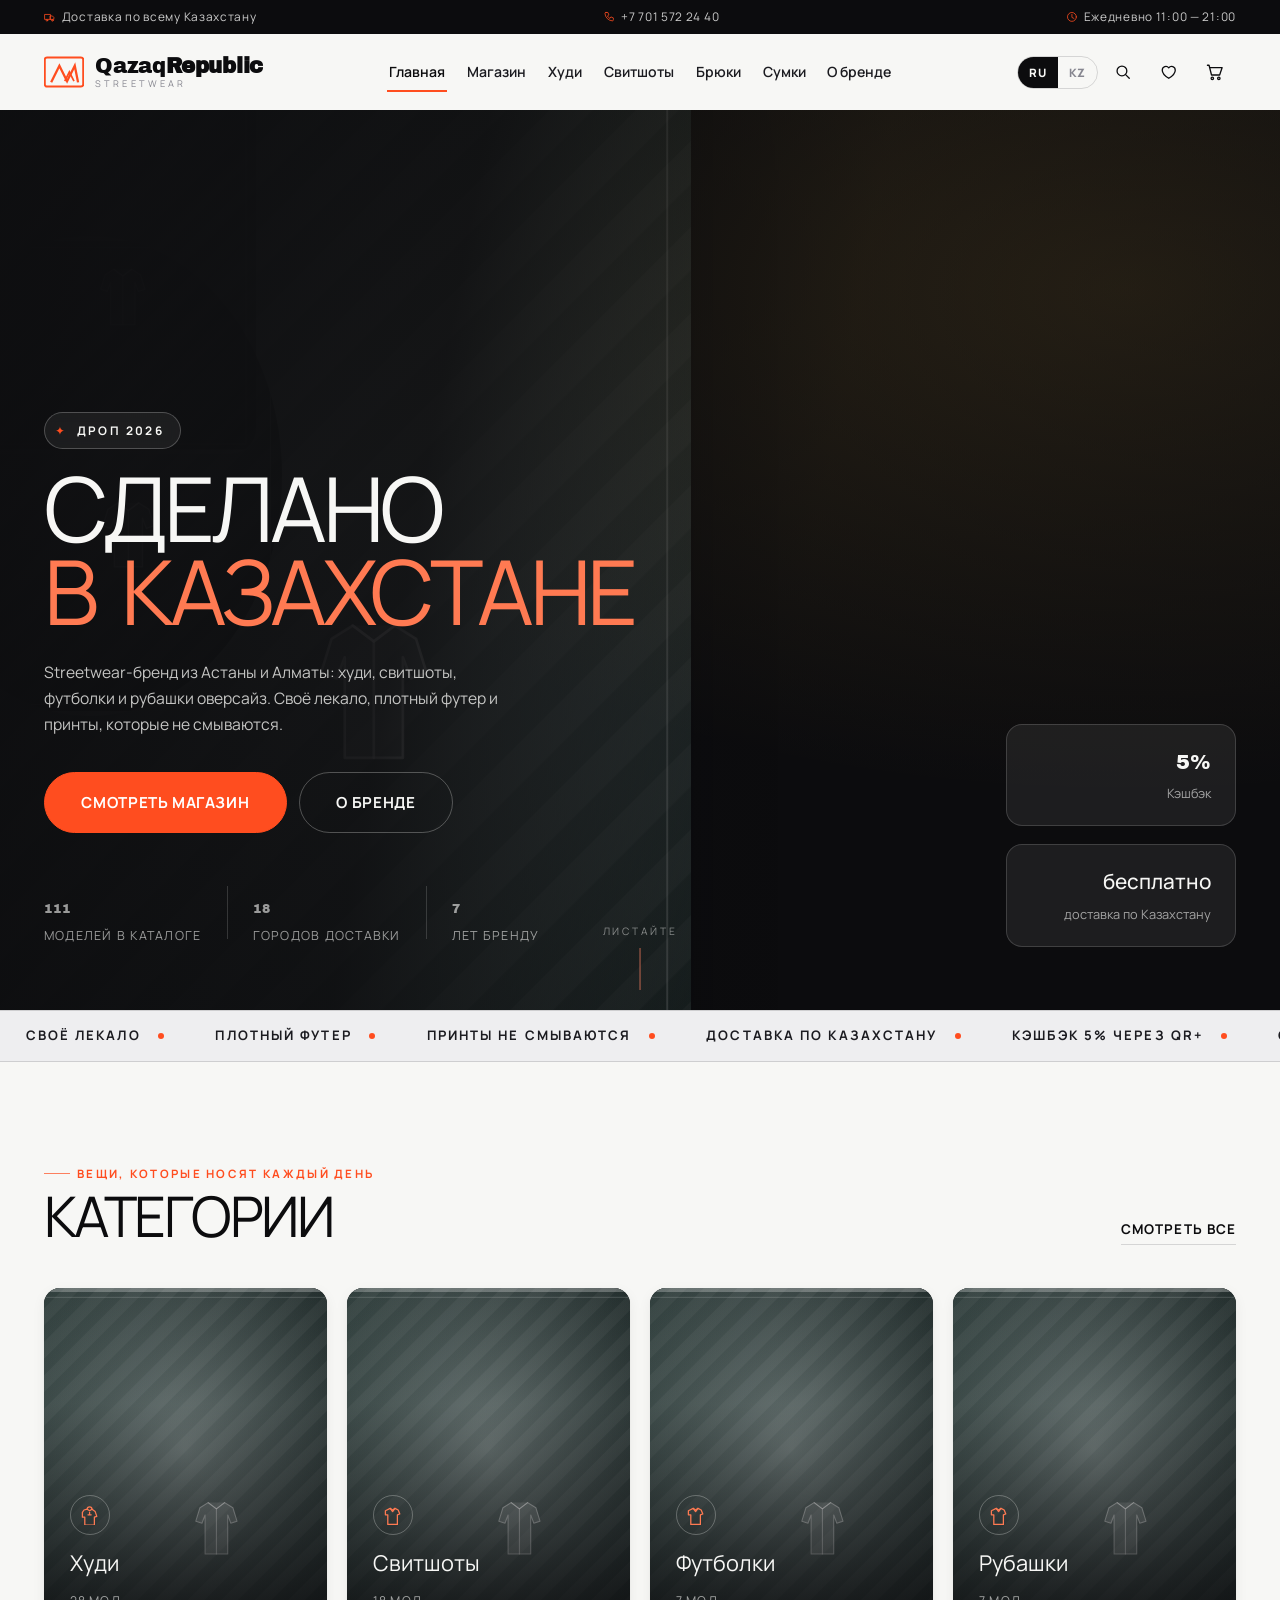
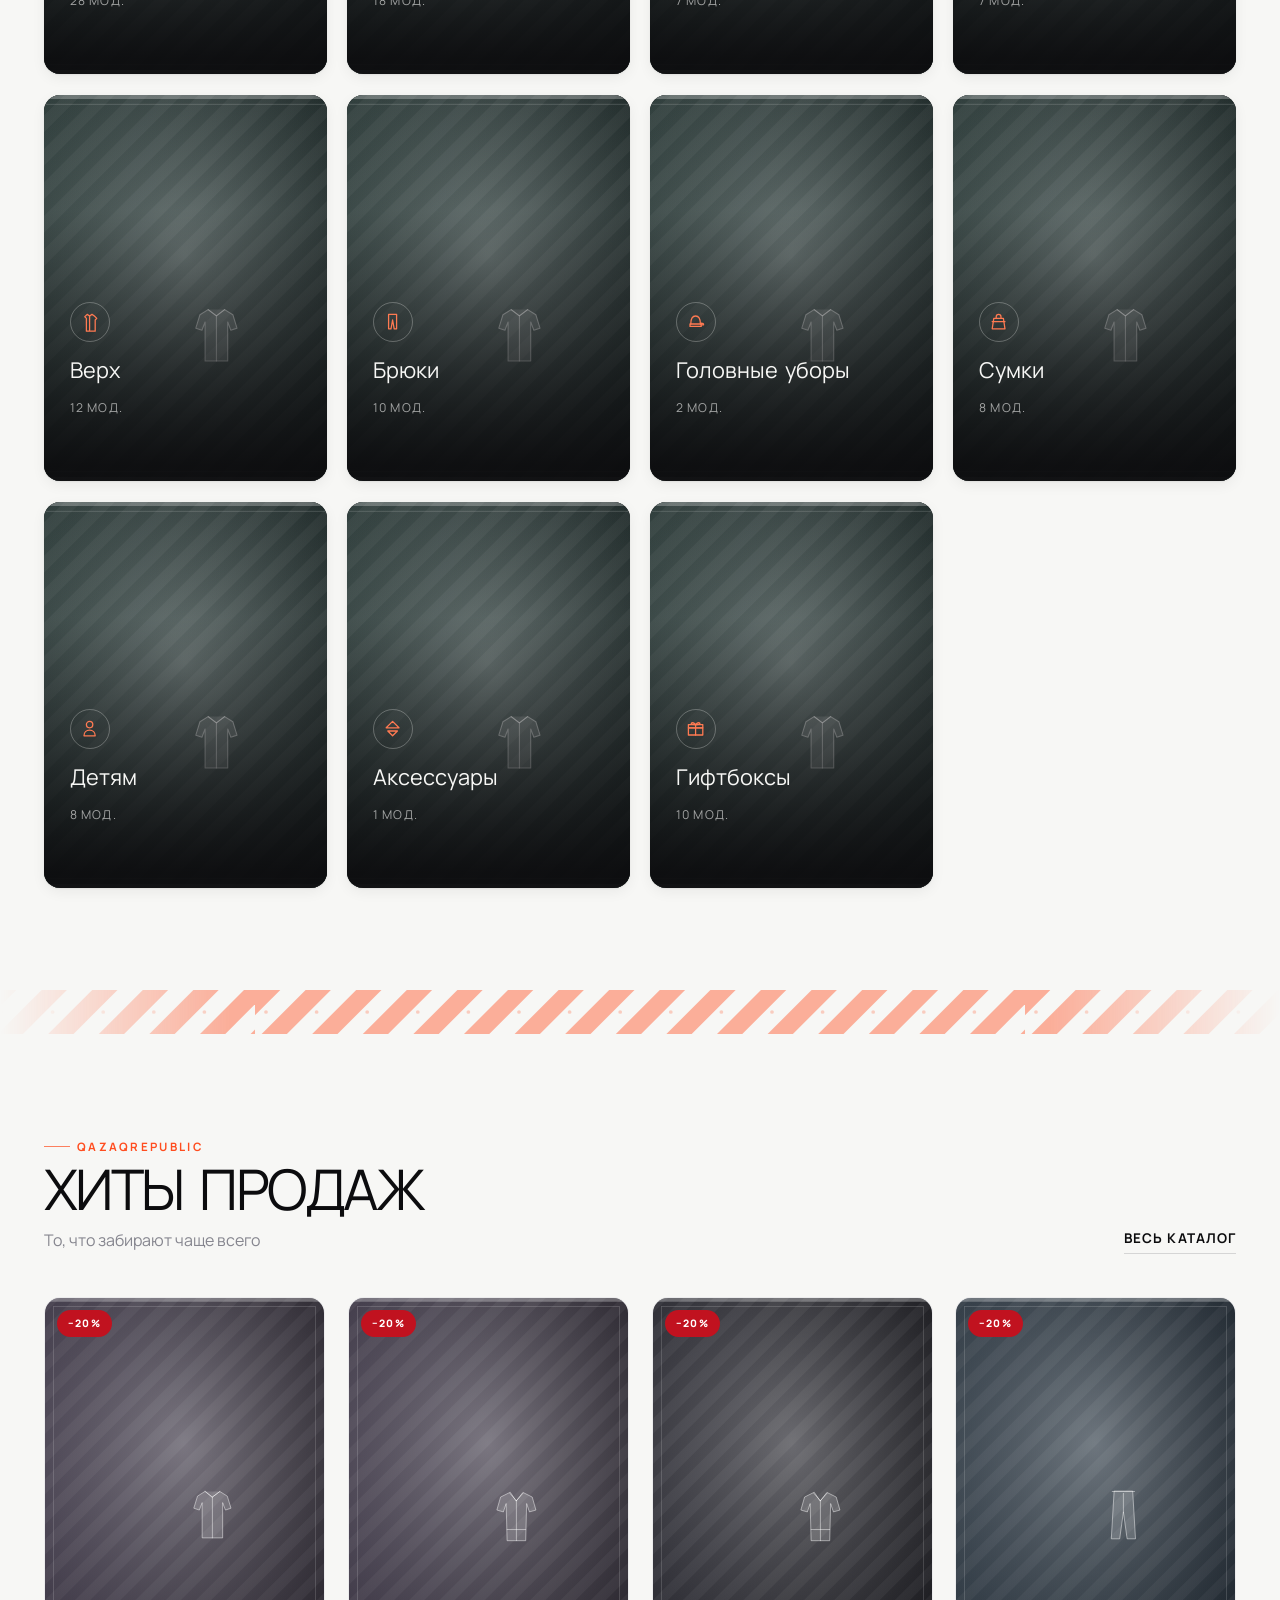
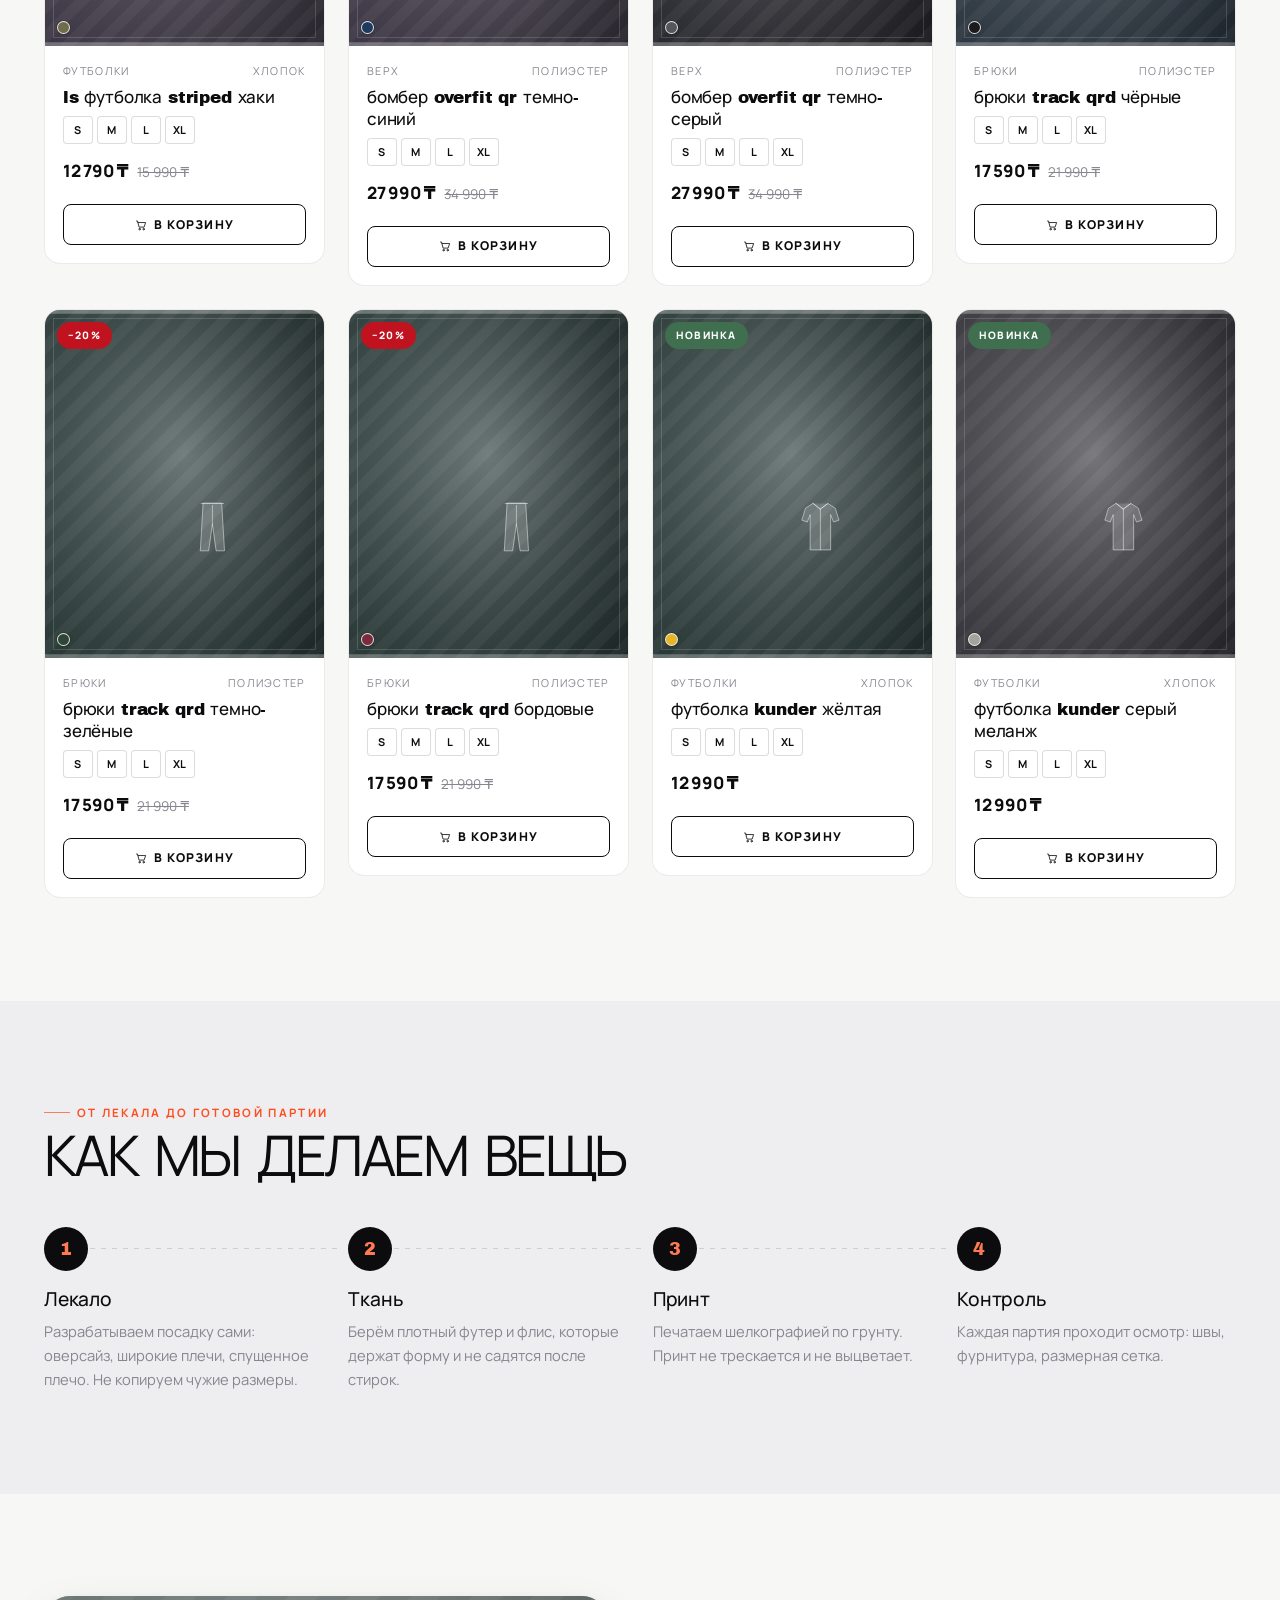
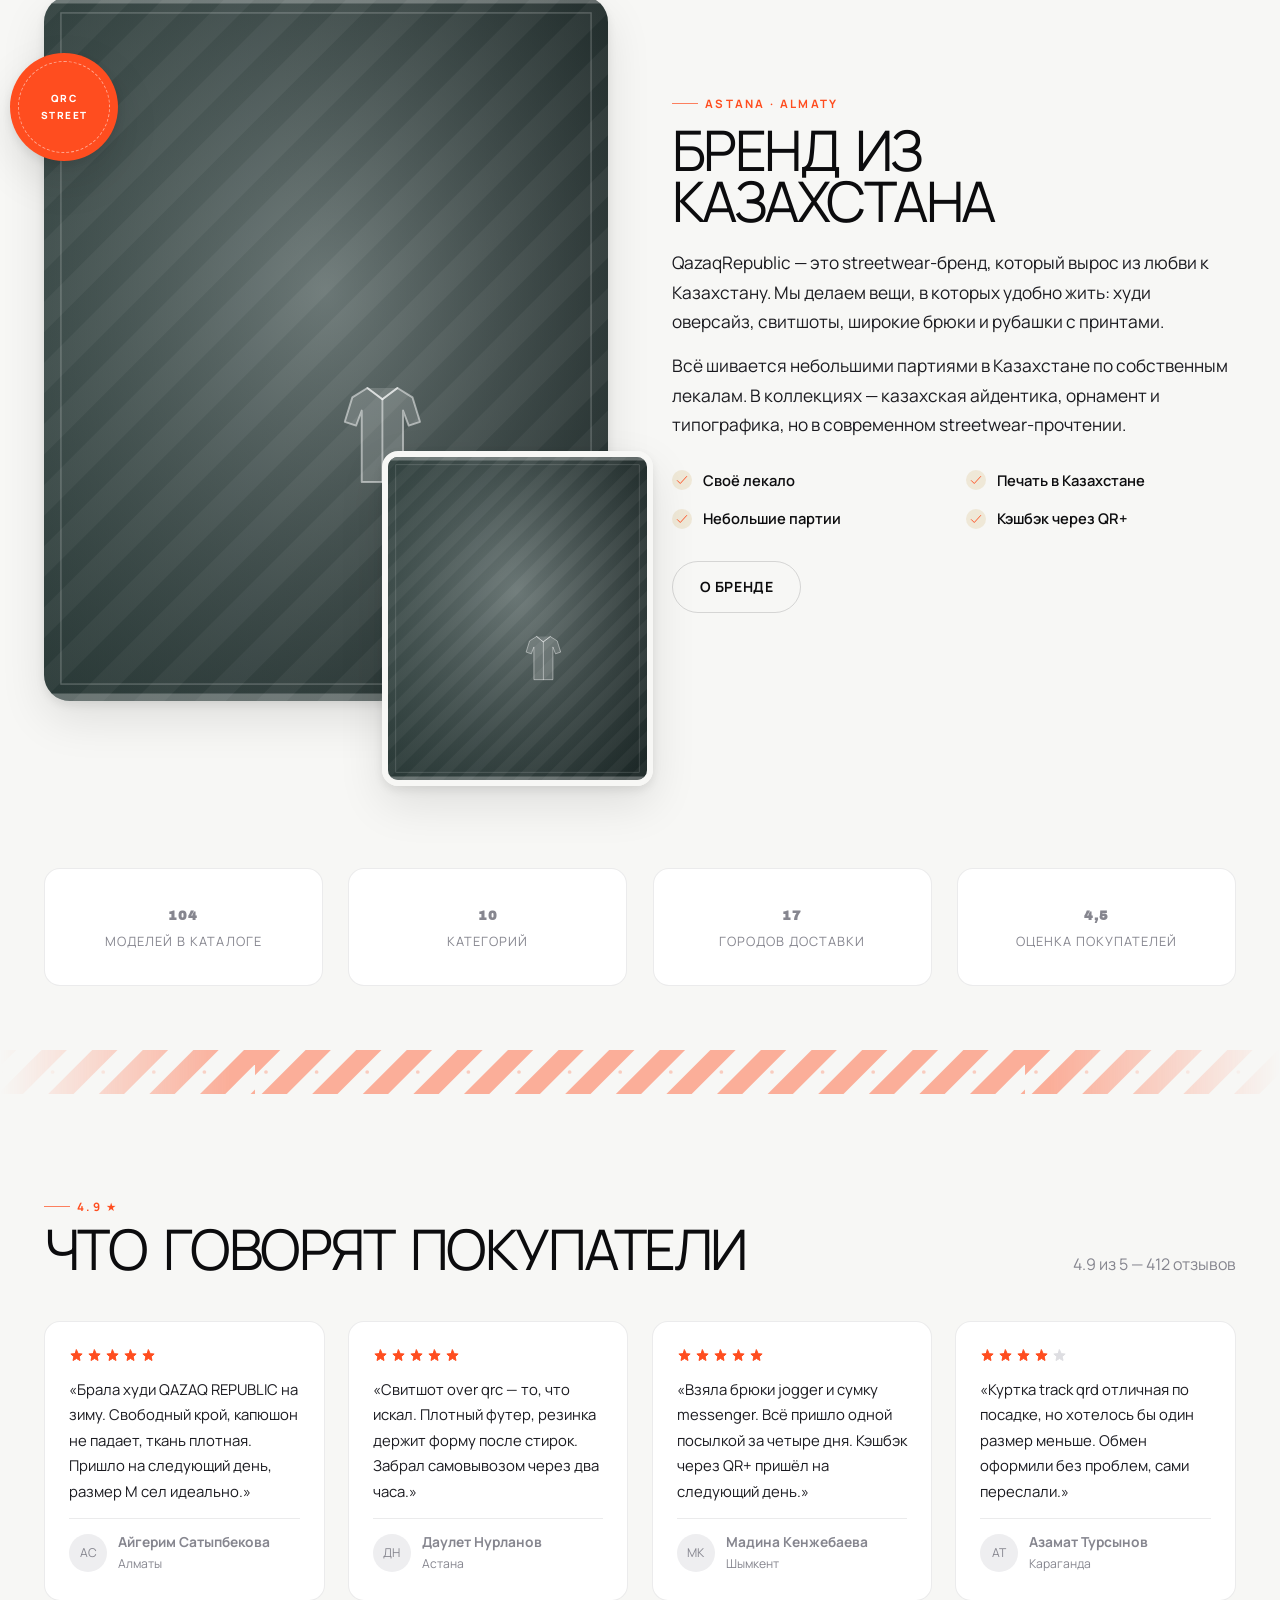
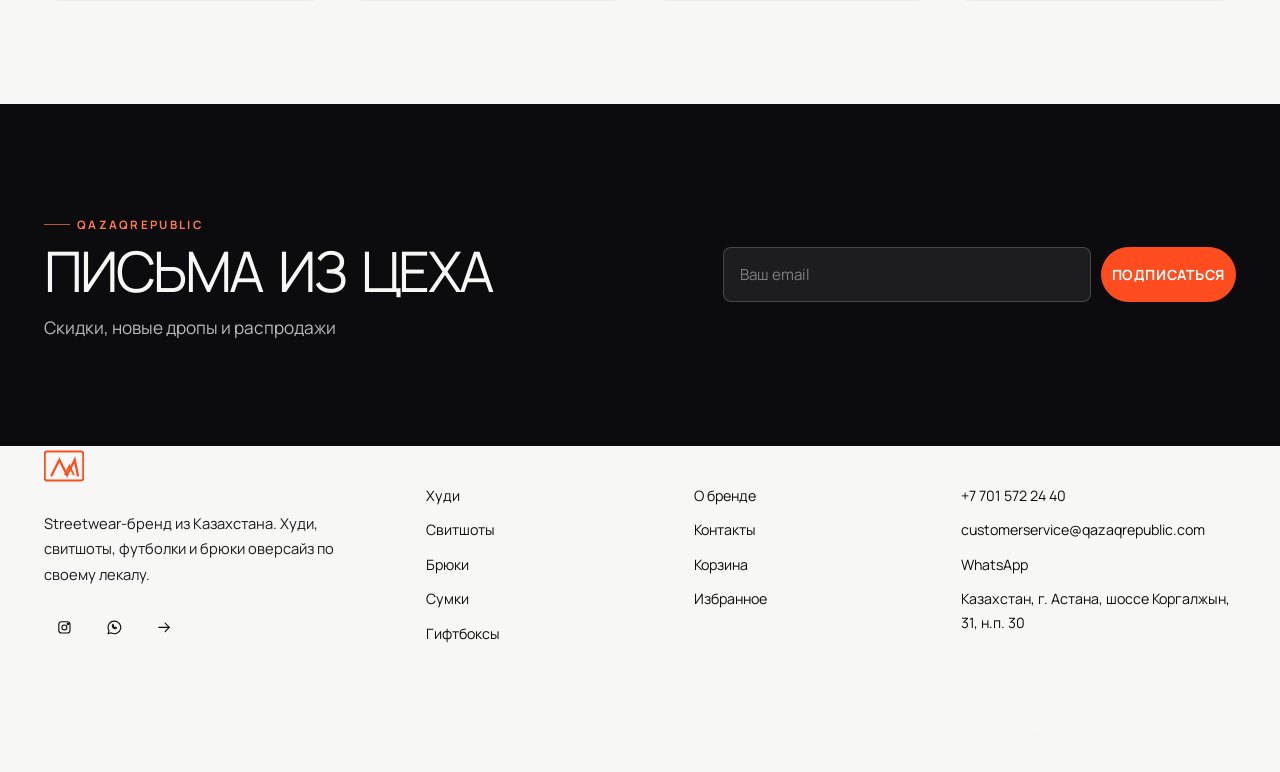
<file: index.html>
<!DOCTYPE html>
<html lang="ru">
<head>
<meta charset="utf-8">
<meta name="viewport" content="width=device-width, initial-scale=1">
<title>QazaqRepublic — магазин казахской одежды</title>
<meta name="description" id="qrMeta" content="QazaqRepublic — казахский streetwear: худи, свитшоты, футболки, рубашки, брюки, куртки и аксессуары.">
<link rel="icon" href="data:image/svg+xml,%3Csvg xmlns='http://www.w3.org/2000/svg' viewBox='0 0 32 32'%3E%3Crect width='32' height='32' fill='%230c0c0e'/%3E%3Cpath d='M6 24L12 8l6 16 6-16' fill='none' stroke='%23ff4d1f' stroke-width='3.4' stroke-linecap='square'/%3E%3C/svg%3E">
<link rel="stylesheet" href="assets/css/style.css">
</head>
<body>

<div id="qrHeader"><nav class="nav nav--fallback" aria-label="Основная навигация"><a class="nav__link" href="index.html">Главная</a><a class="nav__link" href="catalog.html">Магазин</a><a class="nav__link" href="catalog.html?cat=hudi">Худи</a><a class="nav__link" href="catalog.html?cat=svitshot">Свитшоты</a><a class="nav__link" href="catalog.html?cat=futbolka">Футболки</a><a class="nav__link" href="catalog.html?cat=niz">Брюки</a><a class="nav__link" href="catalog.html?cat=sumka">Сумки</a><a class="nav__link" href="catalog.html?cat=giftbox">Подарочные</a><a class="nav__link" href="about.html">О бренде</a><a class="nav__link" href="contacts.html">Контакты</a></nav></div>
<div id="qrMenu"></div>

<main>

  <!-- ============ HERO ============ -->
  <section class="hero">
    <div class="hero__bg">
      <img class="hero__img1" data-scene="hero1" alt="" aria-hidden="true">
      <img class="hero__img2" data-scene="hero2" alt="" aria-hidden="true">
      <img class="hero__img3" data-scene="hero3" alt="" aria-hidden="true">
    </div>

    <div class="wrap">
      <div class="hero__in">
        <div>
          <span class="hero__kicker" style="animation:heroIn .8s var(--ease-out) both"><b>✦</b> <span data-i18n="hero.kicker">Дроп 2026</span></span>
          <h1 class="display h-xl hero__title" style="animation:heroIn .9s var(--ease-out) .08s both">
            <span data-i18n="hero.title1">Сделано</span>
            <span><em data-i18n="hero.title2">в Казахстане</em></span>
          </h1>
          <p class="hero__text" data-i18n="hero.text" style="animation:heroIn .9s var(--ease-out) .18s both"></p>
          <div class="hero__cta" style="animation:heroIn .9s var(--ease-out) .26s both">
            <a class="btn btn-gold btn-lg" href="catalog.html" data-i18n="hero.cta">Смотреть магазин</a>
            <a class="btn btn-ghost btn-lg" href="about.html" style="--fg:#f7f7f5;--bd:rgba(247,247,245,.28)" data-i18n="hero.cta2">О бренде</a>
          </div>

          <div class="hero__stats" style="animation:heroIn .9s var(--ease-out) .34s both">
            <div class="hero__stat">
              <b><span data-count="111" data-suf="">0</span></b>
              <span data-i18n="hero.stat1">моделей в каталоге</span>
            </div>
            <div class="hero__stat">
              <b><span data-count="18" data-suf="">0</span></b>
              <span data-i18n="hero.stat2">городов доставки</span>
            </div>
            <div class="hero__stat">
              <b><span data-count="7" data-suf="">0</span></b>
              <span data-i18n="hero.stat3">лет бренду</span>
            </div>
          </div>
        </div>

        <div class="hero__side" style="animation:heroIn 1s var(--ease-out) .3s both">
          <div class="hero__card">
            <b>5%</b>
            <span data-i18n="product.cashback">Кэшбэк</span>
          </div>
          <div class="hero__card">
            <b data-i18n="cart.free">бесплатно</b>
            <span data-i18n="strip.4">доставка по Казахстану</span>
          </div>
        </div>
      </div>
    </div>

    <div class="hero__scroll">
      <span data-i18n="hero.scroll">листайте</span>
      <i></i>
    </div>
  </section>

  <!-- ============ MARQUEE ============ -->
  <div class="marquee" aria-hidden="true">
    <div class="marquee__track" id="qrMarquee"></div>
  </div>

  <!-- ============ КАТЕГОРИИ ============ -->
  <section class="section">
    <div class="wrap">
      <div class="sec-head">
        <div class="sec-head__t">
          <span class="eyebrow" data-i18n="cat.sub">Вещи, которые носят каждый день</span>
          <h2 class="display h-lg" data-i18n="cat.title">Категории</h2>
        </div>
        <a class="link-u" href="catalog.html"><span data-i18n="cat.all">Смотреть все</span></a>
      </div>
      <div class="cats" id="qrCats"></div>
    </div>
  </section>

  <div class="orn-div" data-orn></div>

  <!-- ============ ХИТЫ ============ -->
  <section class="section">
    <div class="wrap">
      <div class="sec-head">
        <div class="sec-head__t">
          <span class="eyebrow">QazaqRepublic</span>
          <h2 class="display h-lg" data-i18n="cat.hit">Хиты продаж</h2>
          <p class="muted" data-i18n="products.sub">То, что забирают чаще всего</p>
        </div>
        <a class="link-u" href="catalog.html"><span data-i18n="products.all">Весь каталог</span></a>
      </div>
      <div id="qrHits"><!-- скелетоны --></div>
    </div>
  </section>

  <!-- ============ КАК МЫ ДЕЛАЕМ ============ -->
  <section class="section bg-sand">
    <div class="wrap">
      <div class="sec-head">
        <div class="sec-head__t">
          <span class="eyebrow" data-i18n="craft.sub">От лекала до готовой партии</span>
          <h2 class="display h-lg" data-i18n="craft.title">Как мы делаем вещь</h2>
        </div>
      </div>
      <div class="craft" id="qrCraft"></div>
    </div>
  </section>

  <!-- ============ О БРЕНДЕ ============ -->
  <section class="section">
    <div class="wrap">
      <div class="about">
        <div class="about__media" data-rv="left">
          <img class="ph" data-scene="about1" alt="QazaqRepublic">
          <img class="ph ph-2" data-scene="about2" alt="QazaqRepublic">
          <div class="about__stamp" aria-hidden="true"><span>QRC<br>street</span></div>
        </div>
        <div data-rv="right">
          <span class="eyebrow">Astana · Almaty</span>
          <h2 class="display h-lg" style="margin:14px 0 0" data-i18n="about.title">Бренд из Казахстана</h2>
          <p class="lead" style="margin-top:18px" data-i18n="about.text1"></p>
          <p class="lead" style="margin-top:14px" data-i18n="about.text2"></p>
          <div class="about__feats" id="qrFeats"></div>
          <a class="btn btn-ghost" style="margin-top:30px" href="about.html">
            <span data-i18n="hero.cta2">О бренде</span>
          </a>
        </div>
      </div>
    </div>
  </section>

  <!-- ============ ЦИФРЫ ============ -->
  <section class="section-tight">
    <div class="wrap">
      <div class="stats">
        <div class="stat" data-rv style="--d:0s"><b><span data-count="111" data-suf="">0</span></b><span data-i18n="hero.stat1">моделей в каталоге</span></div>
        <div class="stat" data-rv style="--d:.07s"><b><span data-count="11" data-suf="">0</span></b><span id="qrStatStitch">категорий</span></div>
        <div class="stat" data-rv style="--d:.14s"><b><span data-count="18" data-suf="">0</span></b><span data-i18n="hero.stat2">городов доставки</span></div>
        <div class="stat" data-rv style="--d:.21s"><b><span data-count="4.8" data-suf="">0</span></b><span id="qrStatRate">оценка покупателей</span></div>
      </div>
    </div>
  </section>

  <div class="orn-div" data-orn></div>

  <!-- ============ ОТЗЫВЫ ============ -->
  <section class="section">
    <div class="wrap">
      <div class="sec-head">
        <div class="sec-head__t">
          <span class="eyebrow">4.9 ★</span>
          <h2 class="display h-lg" data-i18n="reviews.title">Что говорят покупатели</h2>
        </div>
        <p class="muted" data-i18n="reviews.sub">4.9 из 5 — 412 отзывов</p>
      </div>
      <div class="reviews" id="qrReviews"></div>
    </div>
  </section>

  <!-- ============ РАССЫЛКА ============ -->
  <section class="section news">
    <div class="wrap">
      <div class="news__in">
        <div data-rv="left">
          <span class="eyebrow" style="color:var(--gold-lt)">QazaqRepublic</span>
          <h2 class="display h-lg" style="margin:14px 0 0" data-i18n="news.title">Письма из цеха</h2>
          <p class="lead" style="margin-top:14px;color:rgba(247,247,245,.74)" data-i18n="news.sub">Скидки, новые дропы и распродажи</p>
        </div>
        <form class="news__form" id="qrNews" novalidate data-rv="right">
          <input class="input" type="email" required data-i18n-ph="news.placeholder" placeholder="Ваш email" aria-label="Email">
          <button class="btn btn-gold" type="submit" data-i18n="news.button">Подписаться</button>
        </form>
      </div>
    </div>
  </section>

</main>

<div id="qrFooter"></div>

<script src="assets/js/data.js"></script>
<script src="assets/js/images.js"></script>
<script src="assets/js/app.js"></script>
<script src="assets/js/home.js"></script>
</body>
</html>
</file>
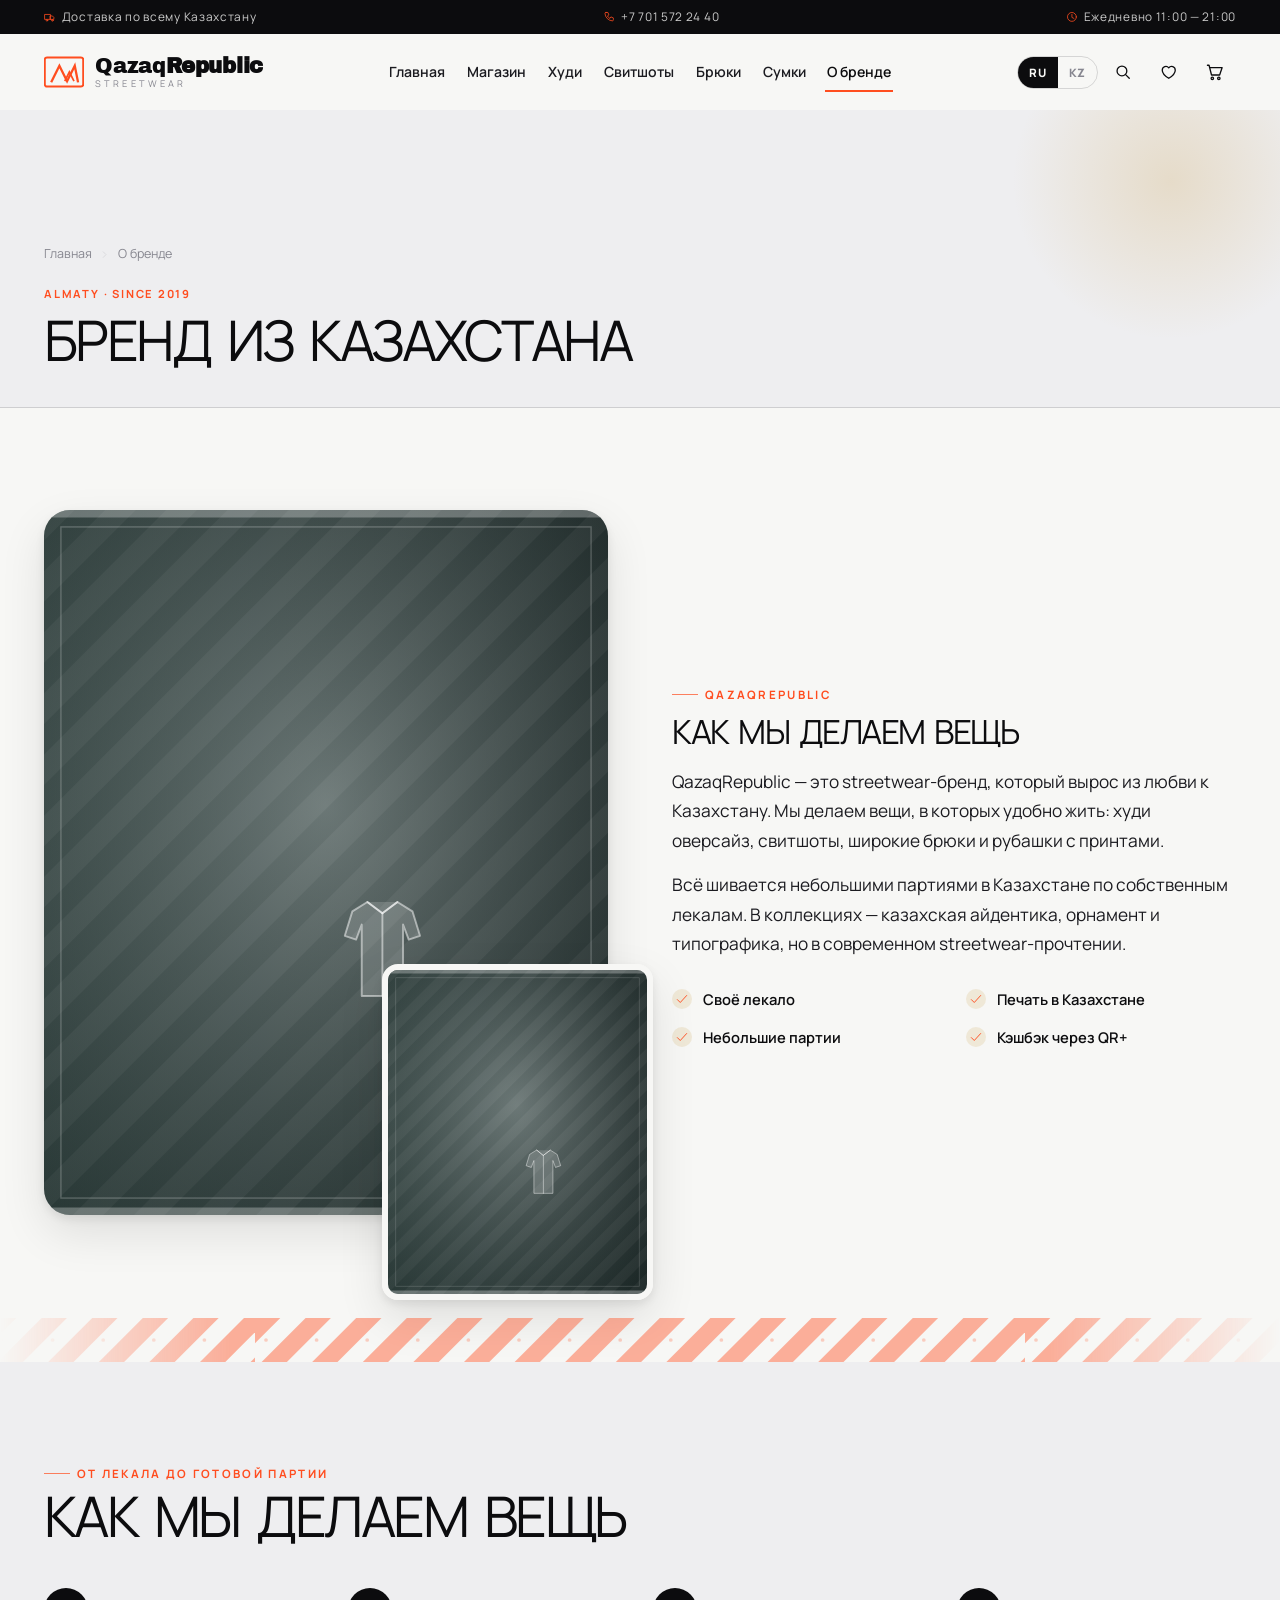
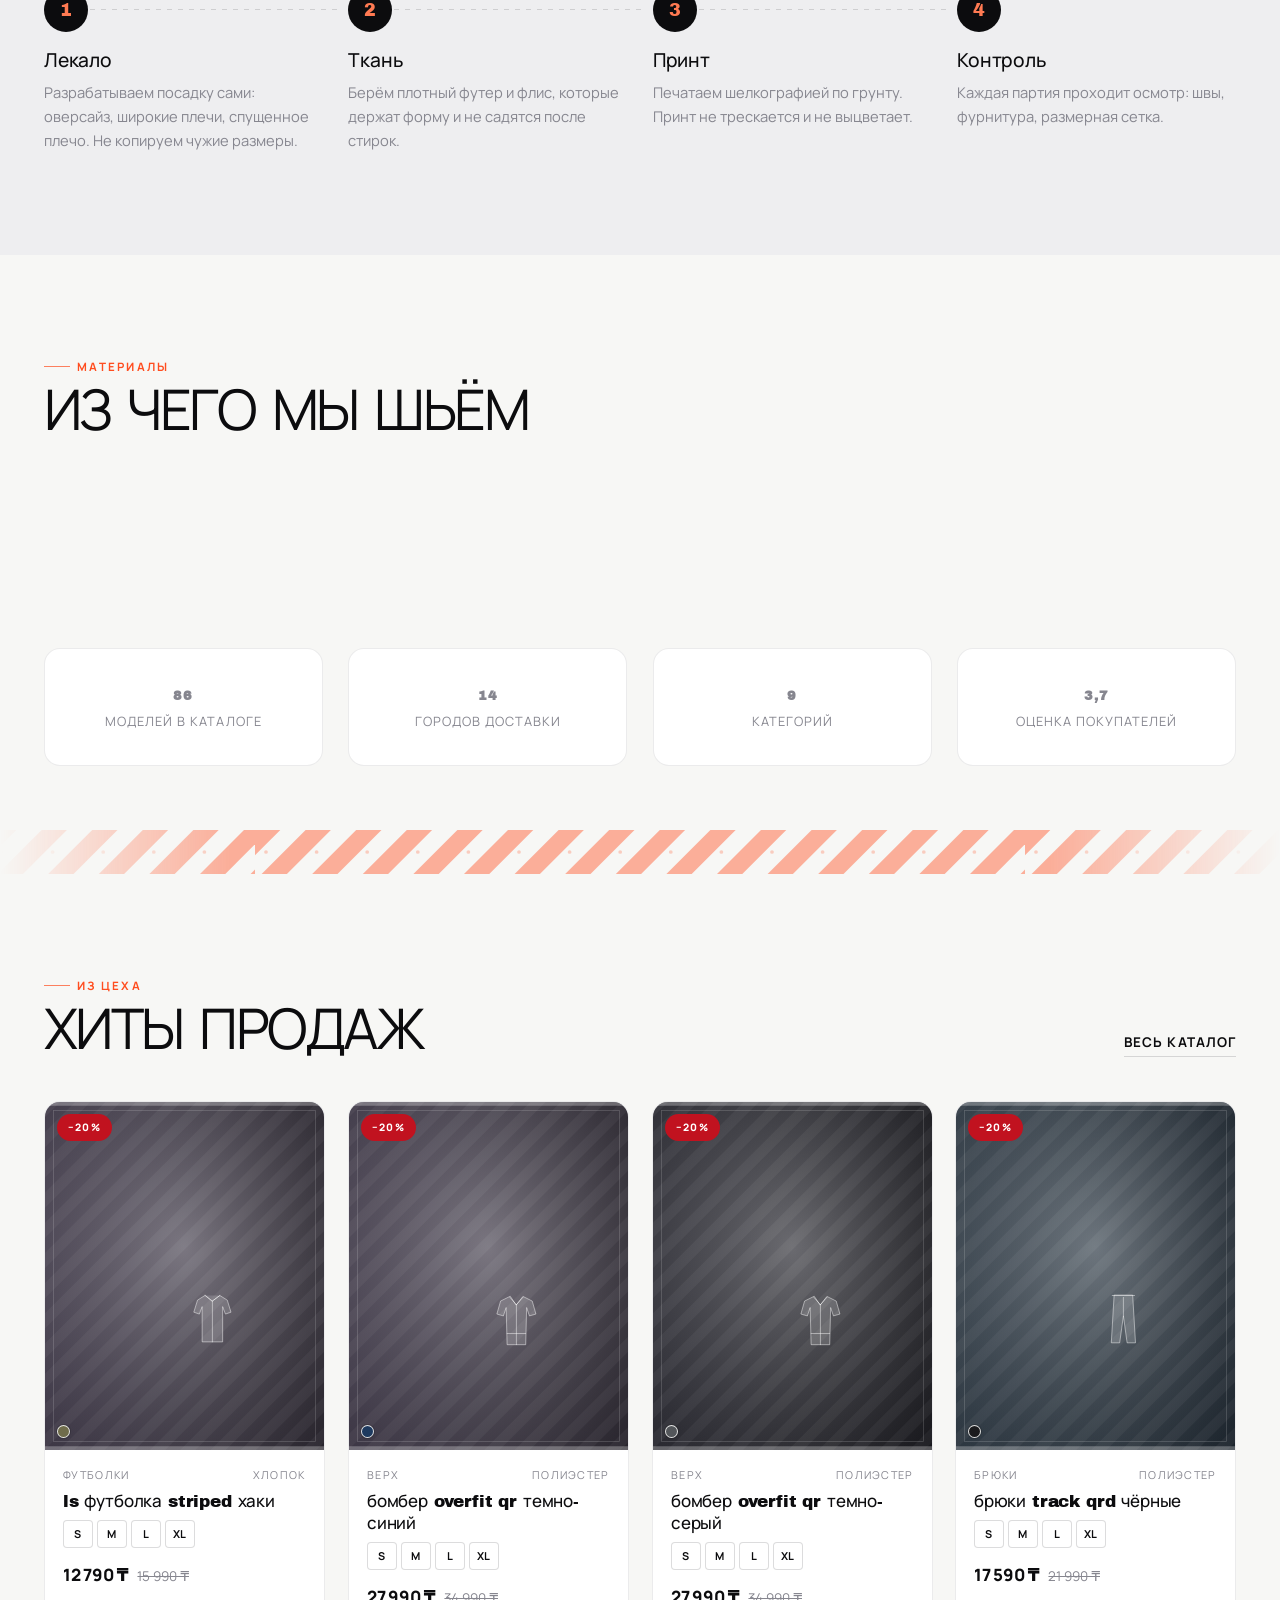
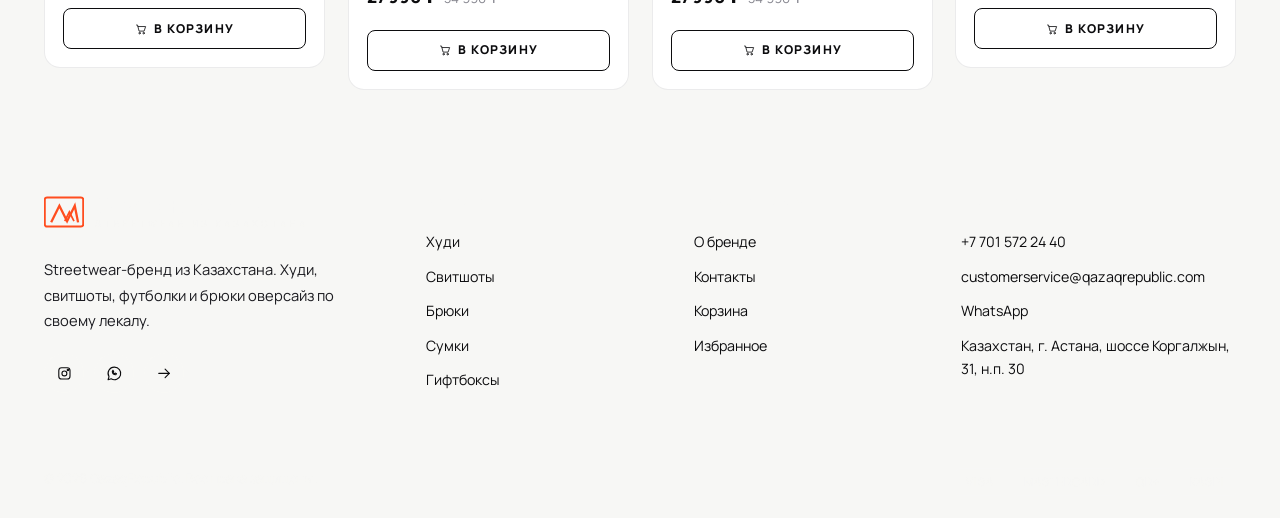
<file: about.html>
<!DOCTYPE html>
<html lang="ru">
<head>
<meta charset="utf-8">
<meta name="viewport" content="width=device-width, initial-scale=1">
<title>О мастерской — QazaqRepublic</title>
<meta name="description" content="Цех казахской одежды QazaqRepublic в Алматы.">
<link rel="icon" href="data:image/svg+xml,%3Csvg xmlns='http://www.w3.org/2000/svg' viewBox='0 0 32 32'%3E%3Crect width='32' height='32' fill='%230c0c0e'/%3E%3Cpath d='M6 24L12 8l6 16 6-16' fill='none' stroke='%23ff4d1f' stroke-width='3.4' stroke-linecap='square'/%3E%3C/svg%3E">
<link rel="stylesheet" href="assets/css/style.css">
</head>
<body>

<div id="qrHeader"><nav class="nav nav--fallback" aria-label="Основная навигация"><a class="nav__link" href="index.html">Главная</a><a class="nav__link" href="catalog.html">Магазин</a><a class="nav__link" href="catalog.html?cat=hudi">Худи</a><a class="nav__link" href="catalog.html?cat=svitshot">Свитшоты</a><a class="nav__link" href="catalog.html?cat=futbolka">Футболки</a><a class="nav__link" href="catalog.html?cat=niz">Брюки</a><a class="nav__link" href="catalog.html?cat=sumka">Сумки</a><a class="nav__link" href="catalog.html?cat=giftbox">Подарочные</a><a class="nav__link" href="about.html">О бренде</a><a class="nav__link" href="contacts.html">Контакты</a></nav></div>
<div id="qrMenu"></div>

<div class="page-head">
  <div class="wrap">
    <nav class="crumbs">
      <a href="index.html" data-i18n="nav.home">Главная</a>
      <span class="ic" data-chev></span>
      <span data-i18n="nav.about">О бренде</span>
    </nav>
    <span class="pd__brandline">Almaty · since 2019</span>
    <h1 class="display h-lg" style="margin-top:12px" data-i18n="about.title">Бренд из Казахстана</h1>
  </div>
</div>

<section class="section">
  <div class="wrap">
    <div class="about">
      <div class="about__media" data-rv="left">
        <img class="ph" data-scene="about1" alt="Цех">
        <img class="ph ph-2" data-scene="about2" alt="Вышивка">
      </div>
      <div data-rv="right">
        <span class="eyebrow">QazaqRepublic</span>
        <h2 class="display h-md" style="margin:14px 0 0" data-i18n="craft.title">Как мы делаем вещь</h2>
        <p class="lead" style="margin-top:18px" data-i18n="about.text1"></p>
        <p class="lead" style="margin-top:14px" data-i18n="about.text2"></p>
        <div class="about__feats" id="qrFeats"></div>
      </div>
    </div>
  </div>
</section>

<div class="orn-div" data-orn></div>

<section class="section bg-sand">
  <div class="wrap">
    <div class="sec-head">
      <div class="sec-head__t">
        <span class="eyebrow" data-i18n="craft.sub">От лекала до готовой партии</span>
        <h2 class="display h-lg" data-i18n="craft.title">Как мы делаем вещь</h2>
      </div>
    </div>
    <div class="craft" id="qrCraft"></div>
  </div>
</section>

<section class="section">
  <div class="wrap">
    <div class="sec-head">
      <div class="sec-head__t">
        <span class="eyebrow">Материалы</span>
        <h2 class="display h-lg" id="qrFabT">Из чего мы шьём</h2>
      </div>
    </div>
    <div class="pgrid" id="qrFab"></div>
  </div>
</section>

<section class="section-tight">
  <div class="wrap">
    <div class="stats">
      <div class="stat" data-rv><b><span data-count="111">0</span></b><span data-i18n="hero.stat1">моделей в каталоге</span></div>
      <div class="stat" data-rv style="--d:.07s"><b><span data-count="18">0</span></b><span data-i18n="hero.stat2">городов доставки</span></div>
      <div class="stat" data-rv style="--d:.14s"><b><span data-count="11">0</span></b><span id="qrStitch">категорий</span></div>
      <div class="stat" data-rv style="--d:.21s"><b><span data-count="4.8">0</span></b><span id="qrRate">оценка покупателей</span></div>
    </div>
  </div>
</section>

<div class="orn-div" data-orn></div>

<section class="section">
  <div class="wrap">
    <div class="sec-head">
      <div class="sec-head__t">
        <span class="eyebrow" id="qrRelT">Из цеха</span>
        <h2 class="display h-lg" data-i18n="cat.hit">Хиты продаж</h2>
      </div>
      <a class="link-u" href="catalog.html"><span data-i18n="products.all">Весь каталог</span></a>
    </div>
    <div id="qrRel"></div>
  </div>
</section>

<div id="qrFooter"></div>

<script src="assets/js/data.js"></script>
<script src="assets/js/images.js"></script>
<script src="assets/js/app.js"></script>
<script src="assets/js/about.js"></script>
</body>
</html>
</file>
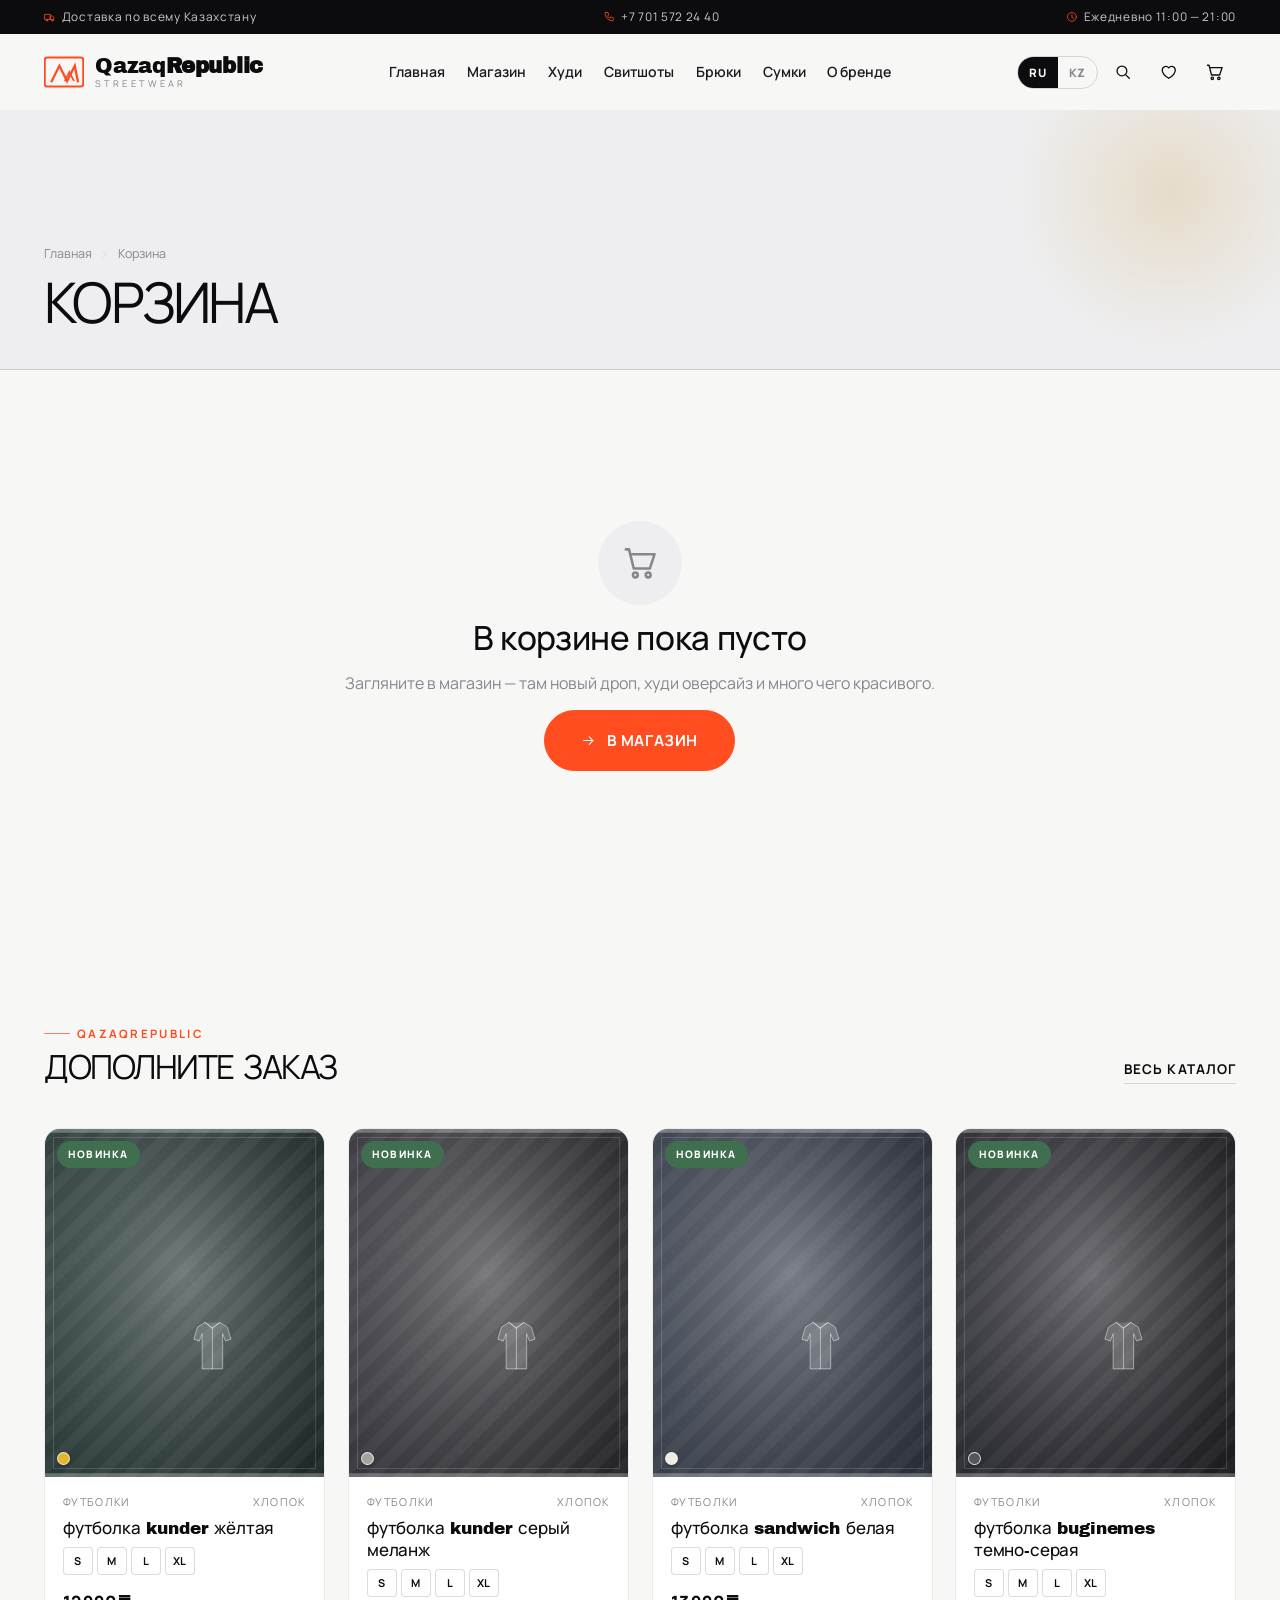
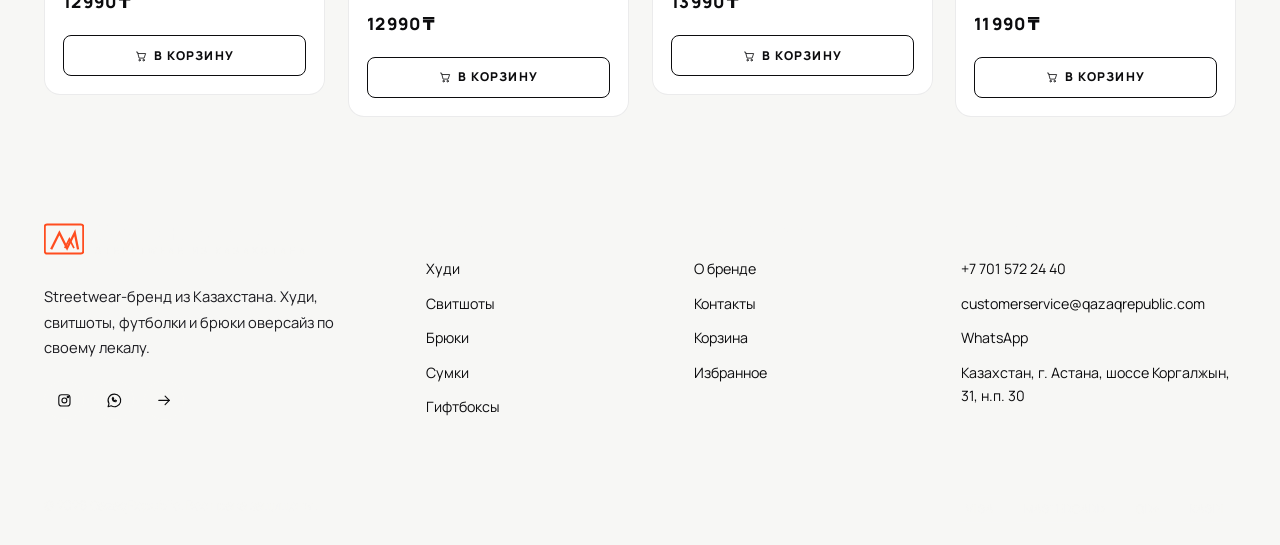
<file: cart.html>
<!DOCTYPE html>
<html lang="ru">
<head>
<meta charset="utf-8">
<meta name="viewport" content="width=device-width, initial-scale=1">
<title>Корзина — QazaqRepublic</title>
<meta name="description" content="Корзина — QazaqRepublic">
<link rel="icon" href="data:image/svg+xml,%3Csvg xmlns='http://www.w3.org/2000/svg' viewBox='0 0 32 32'%3E%3Crect width='32' height='32' fill='%230c0c0e'/%3E%3Cpath d='M6 24L12 8l6 16 6-16' fill='none' stroke='%23ff4d1f' stroke-width='3.4' stroke-linecap='square'/%3E%3C/svg%3E">
<link rel="stylesheet" href="assets/css/style.css">
</head>
<body>

<div id="qrHeader"><nav class="nav nav--fallback" aria-label="Основная навигация"><a class="nav__link" href="index.html">Главная</a><a class="nav__link" href="catalog.html">Магазин</a><a class="nav__link" href="catalog.html?cat=hudi">Худи</a><a class="nav__link" href="catalog.html?cat=svitshot">Свитшоты</a><a class="nav__link" href="catalog.html?cat=futbolka">Футболки</a><a class="nav__link" href="catalog.html?cat=niz">Брюки</a><a class="nav__link" href="catalog.html?cat=sumka">Сумки</a><a class="nav__link" href="catalog.html?cat=giftbox">Подарочные</a><a class="nav__link" href="about.html">О бренде</a><a class="nav__link" href="contacts.html">Контакты</a></nav></div>
<div id="qrMenu"></div>

<div class="page-head">
  <div class="wrap">
    <nav class="crumbs">
      <a href="index.html" data-i18n="nav.home">Главная</a>
      <span class="ic" data-chev></span>
      <span data-i18n="nav.cart">Корзина</span>
    </nav>
    <h1 class="display h-lg" data-i18n="nav.cart">Корзина</h1>
  </div>
</div>

<div class="wrap" style="padding-block:clamp(26px,4vw,54px)">
  <div id="qrCartBox"></div>
</div>

<div class="orn-div" data-orn id="qrOrnCart" style="margin-bottom:clamp(30px,5vw,60px)"></div>

<section class="section" id="qrCartRel" hidden>
  <div class="wrap">
    <div class="sec-head">
      <div class="sec-head__t">
        <span class="eyebrow">QazaqRepublic</span>
        <h2 class="display h-md" id="qrCartRelT">Дополните заказ</h2>
      </div>
      <a class="link-u" href="catalog.html"><span data-i18n="products.all">Весь каталог</span></a>
    </div>
    <div id="qrCartRelGrid"></div>
  </div>
</section>

<div id="qrFooter"></div>

<script src="assets/js/data.js"></script>
<script src="assets/js/images.js"></script>
<script src="assets/js/app.js"></script>
<script src="assets/js/cart.js"></script>
</body>
</html>
</file>
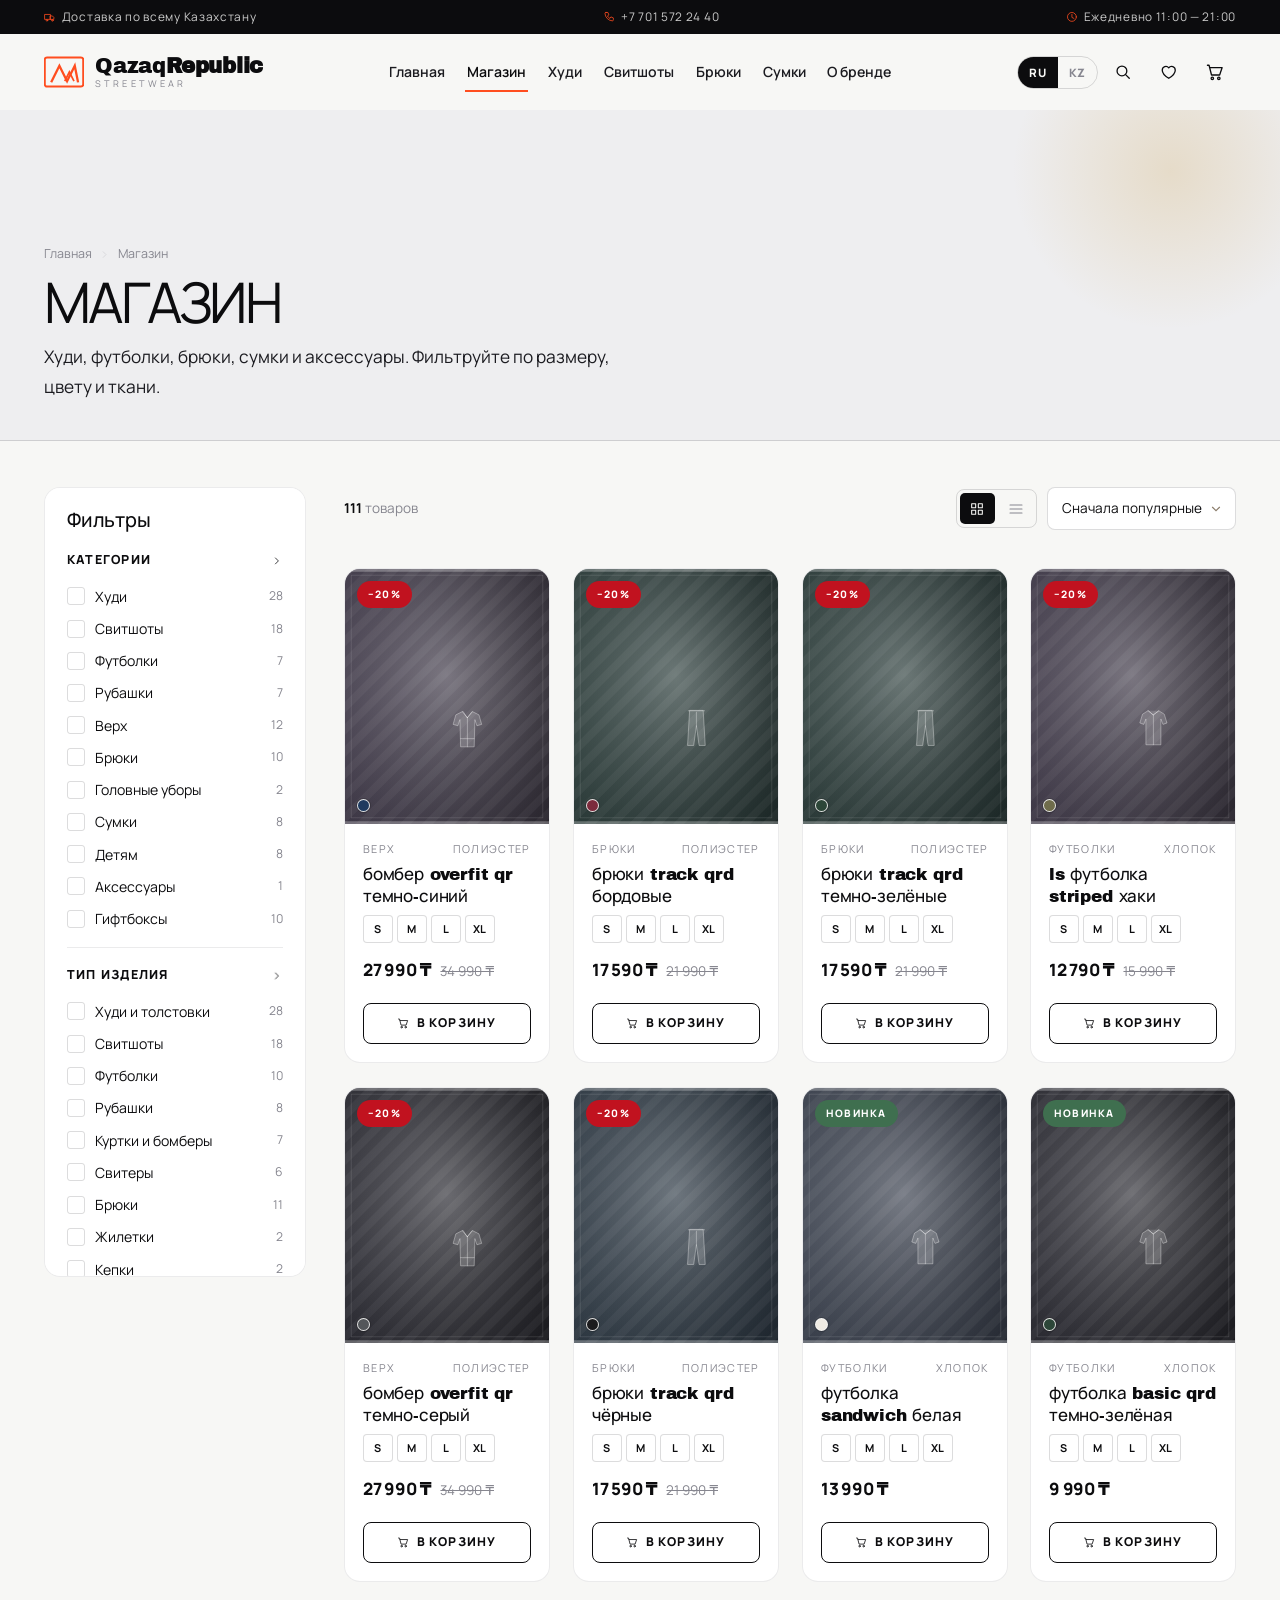
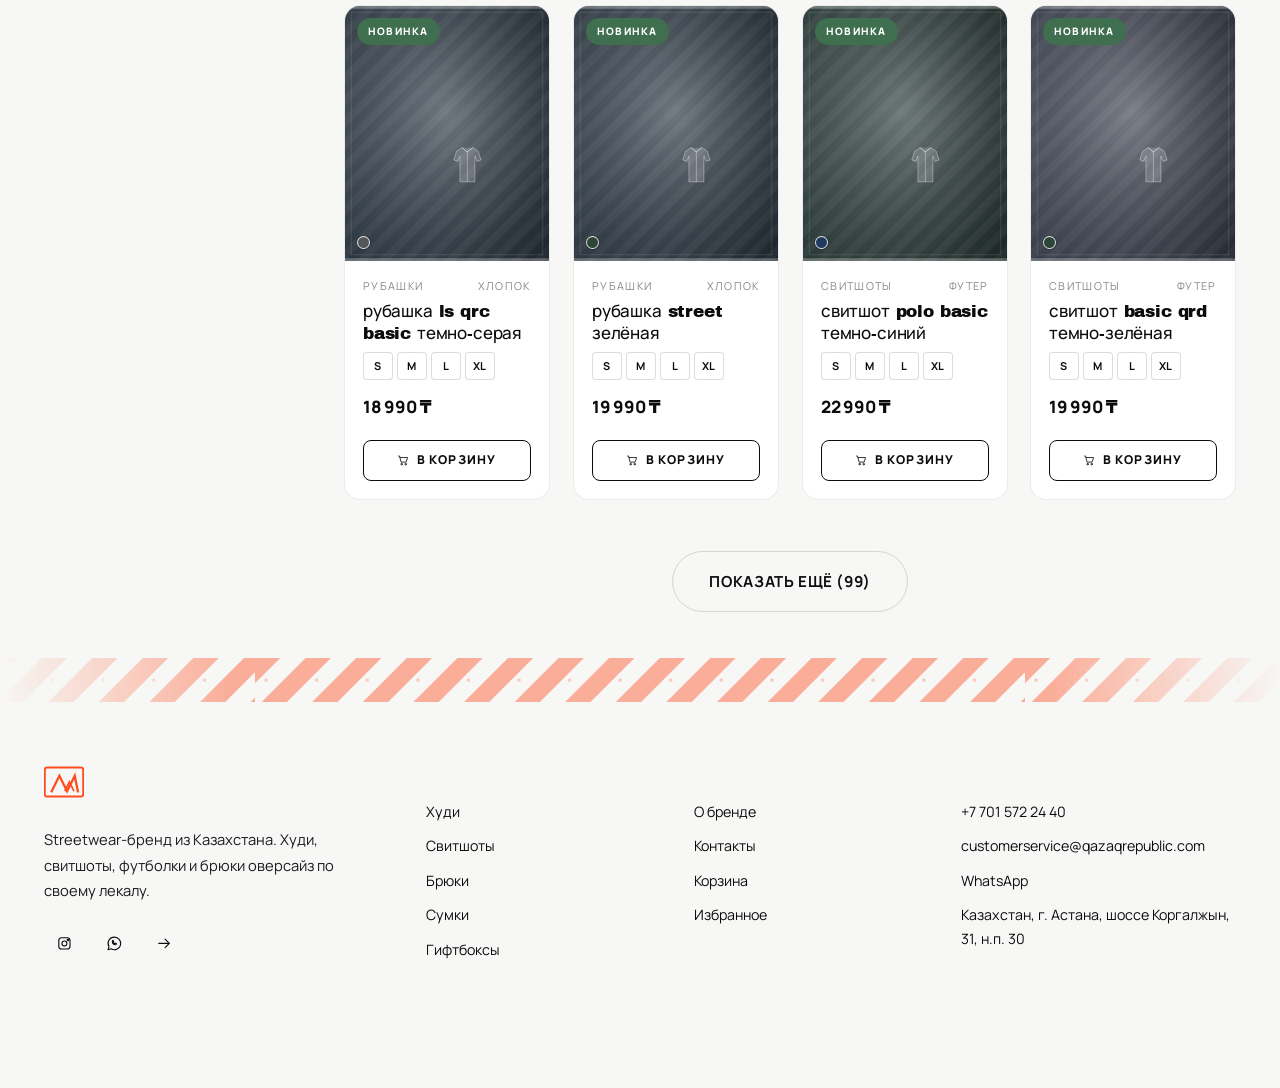
<file: catalog.html>
<!DOCTYPE html>
<html lang="ru">
<head>
<meta charset="utf-8">
<meta name="viewport" content="width=device-width, initial-scale=1">
<title>Каталог — QazaqRepublic</title>
<meta name="description" id="qrMeta" content="Каталог QazaqRepublic: худи, свитшоты, футболки, рубашки, куртки, брюки, сумки и аксессуары.">
<link rel="icon" href="data:image/svg+xml,%3Csvg xmlns='http://www.w3.org/2000/svg' viewBox='0 0 32 32'%3E%3Crect width='32' height='32' fill='%230c0c0e'/%3E%3Cpath d='M6 24L12 8l6 16 6-16' fill='none' stroke='%23ff4d1f' stroke-width='3.4' stroke-linecap='square'/%3E%3C/svg%3E">
<link rel="stylesheet" href="assets/css/style.css">
</head>
<body>

<div id="qrHeader"><nav class="nav nav--fallback" aria-label="Основная навигация"><a class="nav__link" href="index.html">Главная</a><a class="nav__link" href="catalog.html">Магазин</a><a class="nav__link" href="catalog.html?cat=hudi">Худи</a><a class="nav__link" href="catalog.html?cat=svitshot">Свитшоты</a><a class="nav__link" href="catalog.html?cat=futbolka">Футболки</a><a class="nav__link" href="catalog.html?cat=niz">Брюки</a><a class="nav__link" href="catalog.html?cat=sumka">Сумки</a><a class="nav__link" href="catalog.html?cat=giftbox">Подарочные</a><a class="nav__link" href="about.html">О бренде</a><a class="nav__link" href="contacts.html">Контакты</a></nav></div>
<div id="qrMenu"></div>

<div class="page-head">
  <div class="wrap">
    <nav class="crumbs">
      <a href="index.html" data-i18n="nav.home">Главная</a>
      <span class="ic" data-chev></span>
      <span data-i18n="nav.catalog">Магазин</span>
      <span id="qrCrumb" hidden></span>
    </nav>
    <h1 class="display h-lg" id="qrTitle">Каталог</h1>
    <p class="lead" style="margin-top:12px;max-width:56ch">
      Худи, футболки, брюки, сумки и аксессуары. Фильтруйте по размеру, цвету и ткани.
    </p>
  </div>
</div>

<div class="wrap" style="padding-block:clamp(24px,4vw,46px)">
  <div class="shop">

    <!-- ============ ФИЛЬТРЫ ============ -->
    <aside class="filters" id="filters">
      <div class="filters__head">
        <h3 data-i18n="products.filters">Фильтры</h3>
        <button class="icon-btn filters__close" data-filters="close" aria-label="Закрыть" style="display:none"></button>
      </div>

      <details class="fgroup" open>
        <summary><span data-i18n="cat.title">Категории</span> <span class="ic" data-chev></span></summary>
        <div class="fgroup__body" id="fCat"></div>
      </details>

      <details class="fgroup" open>
        <summary><span data-i18n="cat.filterType">Тип изделия</span> <span class="ic" data-chev></span></summary>
        <div class="fgroup__body" id="fType"></div>
      </details>

      <details class="fgroup" open>
        <summary><span data-i18n="product.size">Размер</span> <span class="ic" data-chev></span></summary>
        <div class="fgroup__body"><div class="size-list" id="fSize"></div></div>
      </details>

      <details class="fgroup" open>
        <summary><span data-i18n="product.color">Цвет</span> <span class="ic" data-chev></span></summary>
        <div class="fgroup__body"><div class="swatch-list" id="fColor"></div></div>
      </details>

      <details class="fgroup" open>
        <summary><span data-i18n="cart.price">Цена</span><span class="muted">, ₸</span> <span class="ic" data-chev></span></summary>
        <div class="fgroup__body">
          <input class="range" id="fRange" type="range" min="3000" max="45000" step="500" value="45000">
          <div class="price-inputs">
            <input class="input" id="fMin" type="number" inputmode="numeric" placeholder="от 3 000">
            <span class="muted">—</span>
            <input class="input" id="fMax" type="number" inputmode="numeric" placeholder="до 45 000">
          </div>
        </div>
      </details>

      <details class="fgroup">
        <summary><span data-i18n="cat.filterFabric">Ткань</span> <span class="ic" data-chev></span></summary>
        <div class="fgroup__body" id="fFabric"></div>
      </details>

      <div style="padding-top:16px">
        <button class="btn btn-ghost btn-block btn-sm" id="fReset" data-i18n="products.reset">Сбросить фильтры</button>
      </div>
    </aside>
    <div class="filters__scrim" id="filtersScrim" data-filters="close"></div>

    <!-- ============ СПИСОК ============ -->
    <div>
      <div class="toolbar">
        <div class="toolbar__count" id="fCount"></div>
        <div class="toolbar__right">
          <button class="btn btn-ghost btn-sm" data-filters="open" style="display:none" id="fOpen">
            <span data-chev-filter></span><span data-i18n="products.filters">Фильтры</span>
          </button>
          <div class="view-toggle" role="group">
            <button data-view="grid" class="on" aria-label="Сетка"></button>
            <button data-view="list" aria-label="Список"></button>
          </div>
          <select class="select" id="fSort" aria-label="Сортировка">
            <option value="pop">Сначала популярные</option>
            <option value="new">Сначала новинки</option>
            <option value="cheap">Сначала дешевле</option>
            <option value="expensive">Сначала дороже</option>
            <option value="discount">По скидке</option>
            <option value="name">По названию</option>
          </select>
        </div>
      </div>

      <div class="chips" id="fChips"></div>

      <div id="fGrid"></div>

      <div class="more-wrap">
        <button class="btn btn-ghost btn-lg" id="fMore" hidden></button>
      </div>
    </div>

  </div>
</div>

<div class="orn-div" data-orn style="margin-bottom:clamp(30px,5vw,60px)"></div>

<div id="qrFooter"></div>

<script src="assets/js/data.js"></script>
<script src="assets/js/images.js"></script>
<script src="assets/js/app.js"></script>
<script src="assets/js/catalog.js"></script>
</body>
</html>
</file>
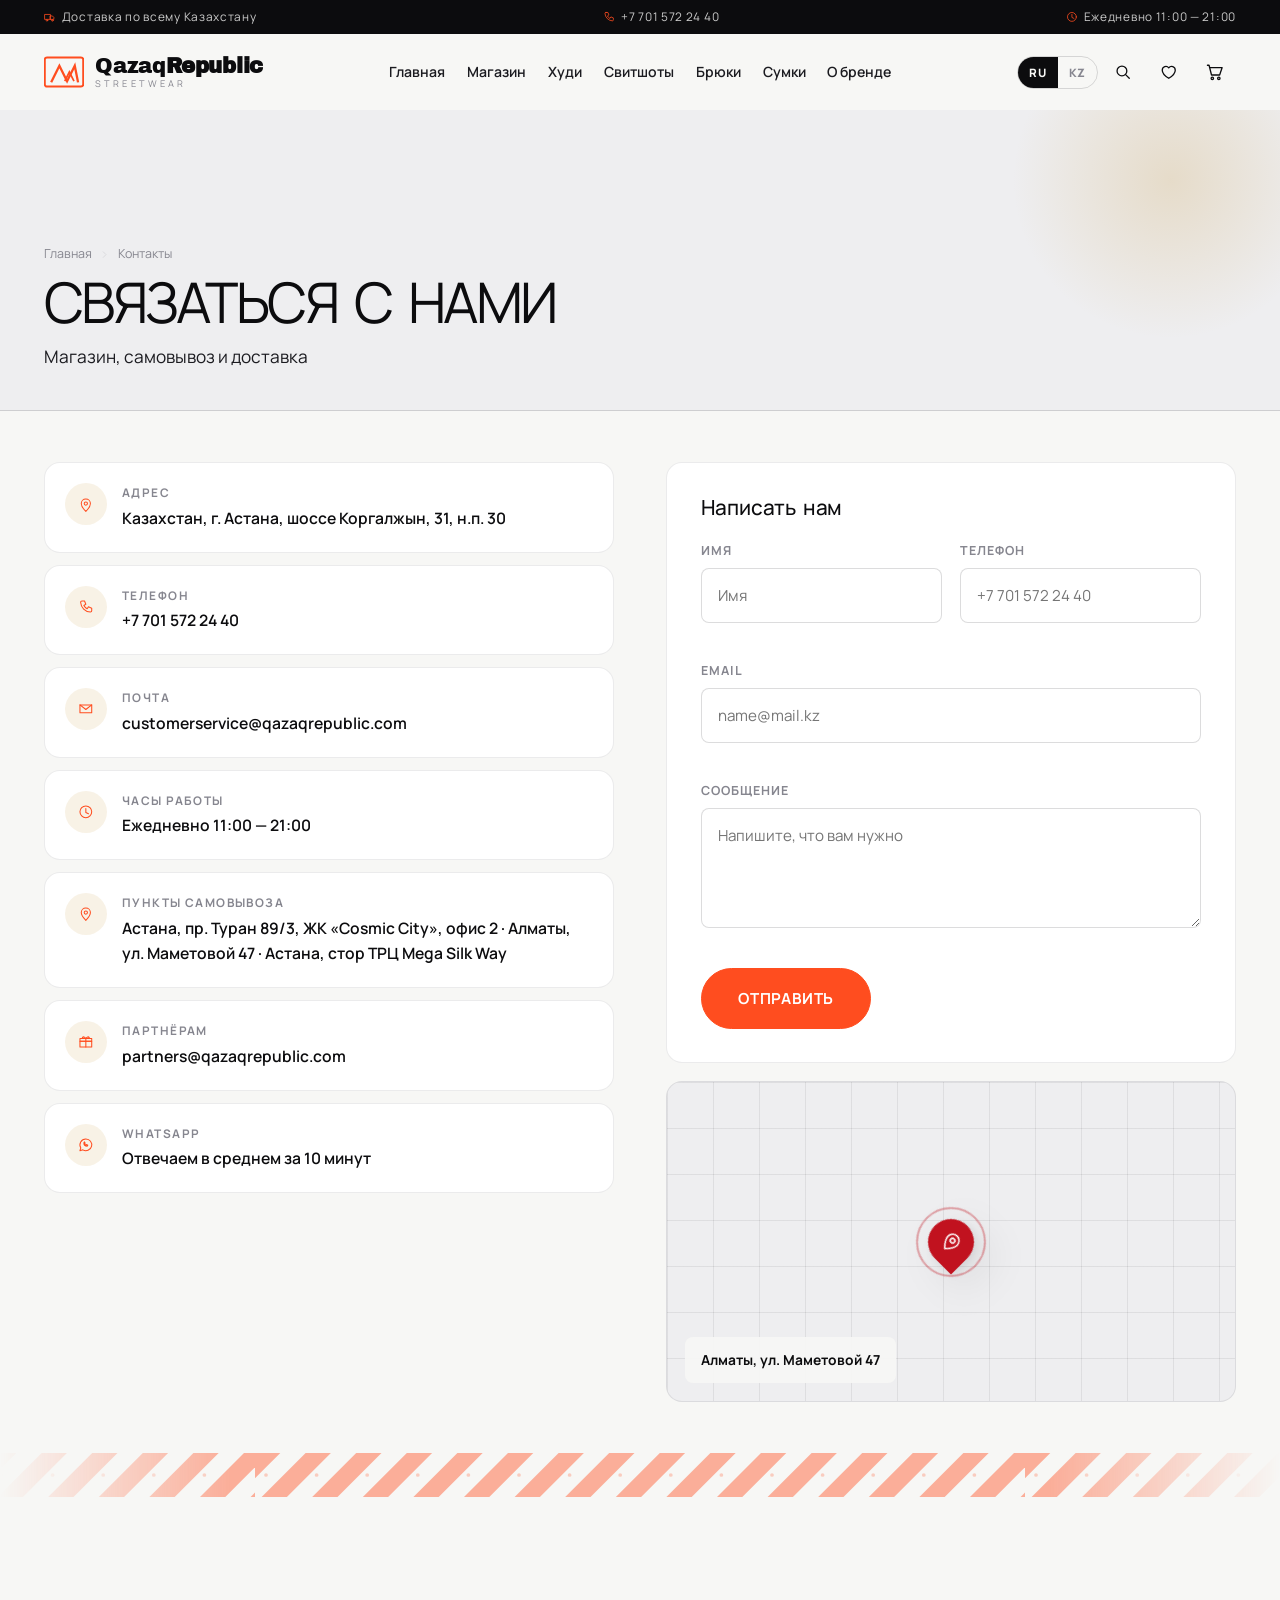
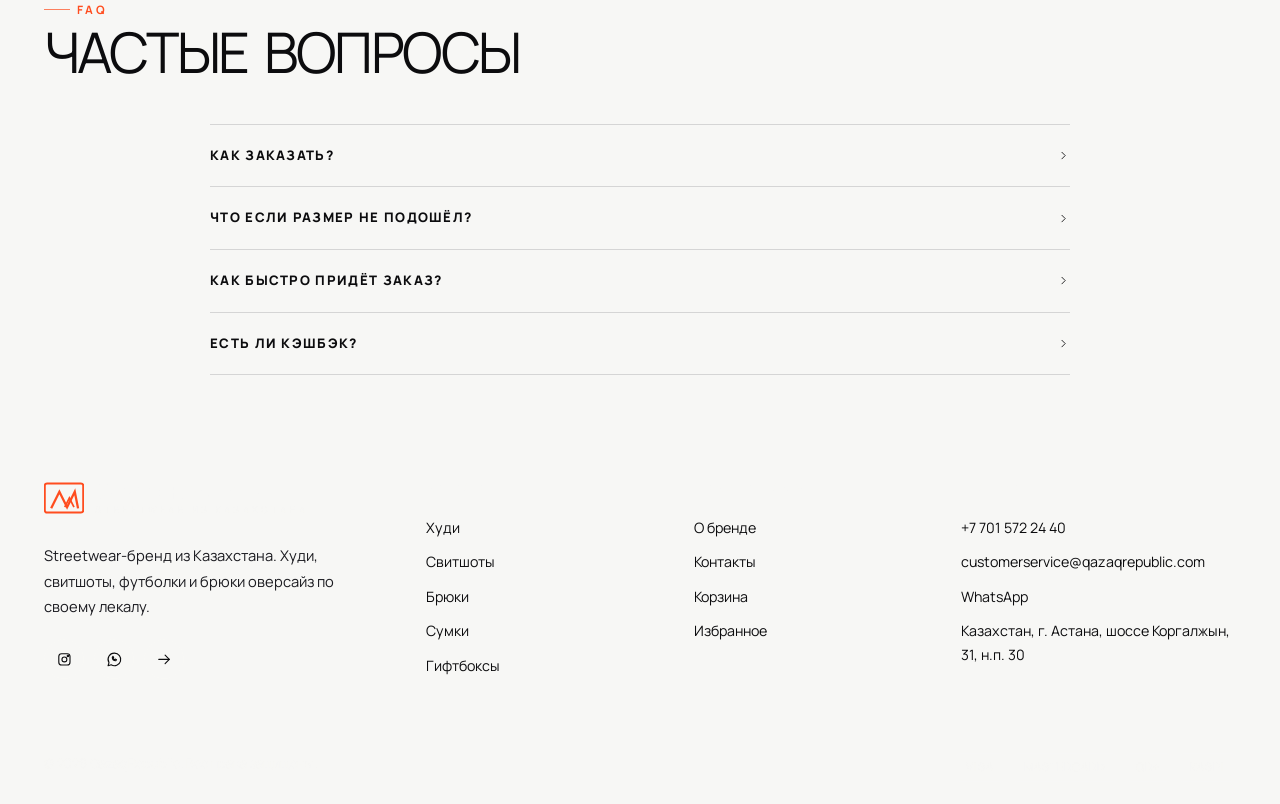
<file: contacts.html>
<!DOCTYPE html>
<html lang="ru">
<head>
<meta charset="utf-8">
<meta name="viewport" content="width=device-width, initial-scale=1">
<title>Контакты — QazaqRepublic</title>
<meta name="description" content="Цех, шоурум и доставка QazaqRepublic.">
<link rel="icon" href="data:image/svg+xml,%3Csvg xmlns='http://www.w3.org/2000/svg' viewBox='0 0 32 32'%3E%3Crect width='32' height='32' fill='%230c0c0e'/%3E%3Cpath d='M6 24L12 8l6 16 6-16' fill='none' stroke='%23ff4d1f' stroke-width='3.4' stroke-linecap='square'/%3E%3C/svg%3E">
<link rel="stylesheet" href="assets/css/style.css">
</head>
<body>

<div id="qrHeader"><nav class="nav nav--fallback" aria-label="Основная навигация"><a class="nav__link" href="index.html">Главная</a><a class="nav__link" href="catalog.html">Магазин</a><a class="nav__link" href="catalog.html?cat=hudi">Худи</a><a class="nav__link" href="catalog.html?cat=svitshot">Свитшоты</a><a class="nav__link" href="catalog.html?cat=futbolka">Футболки</a><a class="nav__link" href="catalog.html?cat=niz">Брюки</a><a class="nav__link" href="catalog.html?cat=sumka">Сумки</a><a class="nav__link" href="catalog.html?cat=giftbox">Подарочные</a><a class="nav__link" href="about.html">О бренде</a><a class="nav__link" href="contacts.html">Контакты</a></nav></div>
<div id="qrMenu"></div>

<div class="page-head">
  <div class="wrap">
    <nav class="crumbs">
      <a href="index.html" data-i18n="nav.home">Главная</a>
      <span class="ic" data-chev></span>
      <span data-i18n="nav.contacts">Контакты</span>
    </nav>
    <h1 class="display h-lg" data-i18n="contact.title">Связаться с нами</h1>
    <p class="lead" style="margin-top:12px" data-i18n="contact.sub">Магазин, самовывоз и доставка</p>
  </div>
</div>

<div class="wrap" style="padding-block:clamp(26px,4vw,54px)">
  <div class="contacts">
    <div class="cinfo" id="qrInfo" data-rv="left"></div>

    <div data-rv="right">
      <div class="panel" style="margin:0 0 18px">
        <h2 class="panel__t" data-i18n="contact.form">Написать нам</h2>
        <form id="cForm" novalidate>
          <div class="form-grid">
            <div class="field"><label for="cName">Имя</label><input class="input" id="cName" placeholder="Имя"><span class="err-msg"></span></div>
            <div class="field"><label for="cPhone">Телефон</label><input class="input" id="cPhone" type="tel" placeholder="+7 701 572 24 40"><span class="err-msg"></span></div>
            <div class="field span2"><label for="cMail">Email</label><input class="input" id="cMail" type="email" placeholder="name@mail.kz"><span class="err-msg"></span></div>
            <div class="field span2"><label for="cMsg" data-i18n="contact.msg">Сообщение</label><textarea class="textarea" id="cMsg" placeholder="Напишите, что вам нужно"></textarea><span class="err-msg"></span></div>
          </div>
          <button class="btn btn-gold btn-lg" type="submit" style="margin-top:20px" data-i18n="contact.send">Отправить</button>
        </form>
      </div>

      <div class="map">
        <div class="map__grid"></div>
        <span class="map__pin"><span class="ic" data-ic="pin"></span></span>
        <span class="map__label" id="qrMapLabel">Алматы, ул. Маметовой 47</span>
      </div>
    </div>
  </div>
</div>

<div class="orn-div" data-orn></div>

<section class="section">
  <div class="wrap">
    <div class="sec-head">
      <div class="sec-head__t">
        <span class="eyebrow">FAQ</span>
        <h2 class="display h-lg" data-i18n="contact.faq">Частые вопросы</h2>
      </div>
    </div>
    <div class="faq acc" id="qrFaq"></div>
  </div>
</section>

<div id="qrFooter"></div>

<script src="assets/js/data.js"></script>
<script src="assets/js/images.js"></script>
<script src="assets/js/app.js"></script>
<script src="assets/js/contacts.js"></script>
</body>
</html>
</file>
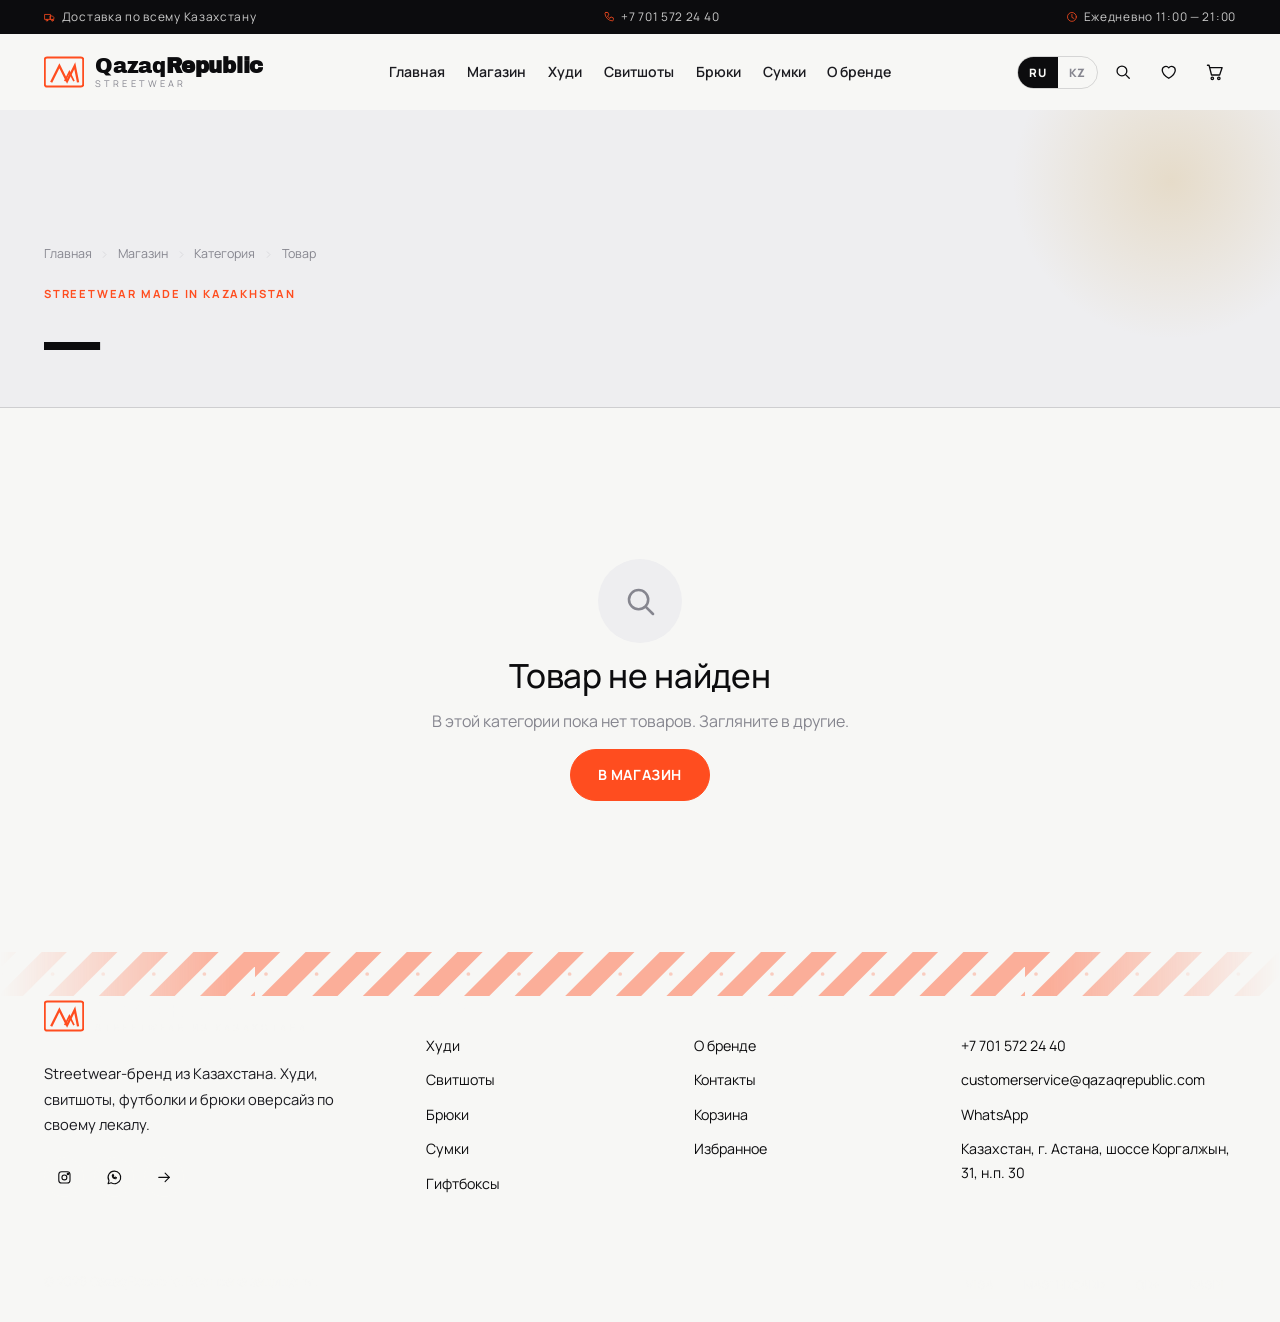
<file: product.html>
<!DOCTYPE html>
<html lang="ru">
<head>
<meta charset="utf-8">
<meta name="viewport" content="width=device-width, initial-scale=1">
<title>Товар — QazaqRepublic</title>
<meta name="description" id="qrMeta" content="Казахский streetwear от QazaqRepublic.">
<link rel="icon" href="data:image/svg+xml,%3Csvg xmlns='http://www.w3.org/2000/svg' viewBox='0 0 32 32'%3E%3Crect width='32' height='32' fill='%230c0c0e'/%3E%3Cpath d='M6 24L12 8l6 16 6-16' fill='none' stroke='%23ff4d1f' stroke-width='3.4' stroke-linecap='square'/%3E%3C/svg%3E">
<link rel="stylesheet" href="assets/css/style.css">
</head>
<body>

<div id="qrHeader"><nav class="nav nav--fallback" aria-label="Основная навигация"><a class="nav__link" href="index.html">Главная</a><a class="nav__link" href="catalog.html">Магазин</a><a class="nav__link" href="catalog.html?cat=hudi">Худи</a><a class="nav__link" href="catalog.html?cat=svitshot">Свитшоты</a><a class="nav__link" href="catalog.html?cat=futbolka">Футболки</a><a class="nav__link" href="catalog.html?cat=niz">Брюки</a><a class="nav__link" href="catalog.html?cat=sumka">Сумки</a><a class="nav__link" href="catalog.html?cat=giftbox">Подарочные</a><a class="nav__link" href="about.html">О бренде</a><a class="nav__link" href="contacts.html">Контакты</a></nav></div>
<div id="qrMenu"></div>

<div class="page-head">
  <div class="wrap">
    <nav class="crumbs">
      <a href="index.html" data-i18n="nav.home">Главная</a>
      <span class="ic" data-chev></span>
      <a href="catalog.html" data-i18n="nav.catalog">Магазин</a>
      <span class="ic" data-chev></span>
      <a href="#" id="qrCrumbCat">Категория</a>
      <span class="ic" data-chev></span>
      <span id="qrCrumbName">Товар</span>
    </nav>
    <span class="pd__brandline" data-i18n="product.brandline">Streetwear made in Kazakhstan</span>
    <h1 class="display h-lg" id="qrPName" style="margin-top:12px">—</h1>
  </div>
</div>

<div class="wrap" style="padding-block:clamp(26px,4vw,54px)">
  <div id="qrPd"></div>
</div>

<div class="orn-div" data-orn></div>

<section class="section" id="qrRelSec" hidden>
  <div class="wrap">
    <div class="sec-head">
      <div class="sec-head__t">
        <span class="eyebrow">QazaqRepublic</span>
        <h2 class="display h-md" data-i18n="product.related">Похожие товары</h2>
      </div>
      <a class="link-u" href="catalog.html"><span data-i18n="products.all">Весь каталог</span></a>
    </div>
    <div id="qrRel"></div>
  </div>
</section>

<div id="qrFooter"></div>

<script src="assets/js/data.js"></script>
<script src="assets/js/images.js"></script>
<script src="assets/js/app.js"></script>
<script src="assets/js/product.js"></script>
</body>
</html>
</file>
<file: assets/css/style.css>
@import url('https://fonts.googleapis.com/css2?family=Manrope:wght@300;400;500;600;700;800&family=Archivo+Black&display=swap');

/* ==========================================================
   QazaqRepublic — стили
   ========================================================== */

:root {
  --ink:      #0c0c0e;
  --ink-2:    #1b1b20;
  --muted:    #86868f;
  --cream:    #f7f7f5;
  --sand:     #eeeef0;
  --sand-2:   #dedee2;
  --gold:     #ff4d1f;
  --gold-lt:  #ff7a52;
  --blue:     #2f4a7a;
  --red:      #c1121f;
  --green:    #3f6f4f;
  --line:     rgba(12, 12, 14, .14);
  --line-2:   rgba(12, 12, 14, .08);
  --white:    #ffffff;

  --serif: 'Archivo Black', 'Manrope', 'Impact', 'Haettenschweiler', sans-serif;
  --sans:  'Manrope', 'Segoe UI', system-ui, -apple-system, sans-serif;

  --r-sm: 4px;
  --r:    8px;
  --r-lg: 16px;
  --r-xl: 26px;

  --sh-1: 0 1px 2px rgba(12,12,14,.06), 0 4px 14px rgba(12,12,14,.06);
  --sh-2: 0 4px 10px rgba(12,12,14,.08), 0 18px 46px rgba(12,12,14,.10);
  --sh-3: 0 10px 24px rgba(12,12,14,.12), 0 40px 90px rgba(12,12,14,.18);

  --ease:      cubic-bezier(.22,.61,.36,1);
  --ease-out:  cubic-bezier(.16,1,.3,1);
  --ease-back: cubic-bezier(.34,1.56,.64,1);
  --t-fast: .22s;
  --t:      .42s;
  --t-slow: .8s;

  --head-h: 76px;
  --maxw: 1320px;
}

* { box-sizing: border-box; }

html { scroll-behavior: smooth; -webkit-text-size-adjust: 100%; }

body {
  margin: 0;
  font-family: var(--sans);
  font-size: 16px;
  line-height: 1.65;
  color: var(--ink);
  background: var(--cream);
  overflow-x: hidden;
  -webkit-font-smoothing: antialiased;
  -moz-osx-font-smoothing: grayscale;
}

body.no-scroll { overflow: hidden; }

img, svg, video { max-width: 100%; display: block; }
a { color: inherit; text-decoration: none; }
button, input, select, textarea { font: inherit; color: inherit; }
button { cursor: pointer; background: none; border: 0; padding: 0; }
h1, h2, h3, h4, h5 { margin: 0; font-weight: 500; line-height: 1.12; letter-spacing: -.01em; }
p { margin: 0; }
ul, ol { margin: 0; padding: 0; list-style: none; }
::selection { background: var(--gold); color: #fff; }

.ic { width: 1em; height: 1em; flex: none; }

.sr {
  position: absolute; width: 1px; height: 1px; padding: 0; margin: -1px;
  overflow: hidden; clip: rect(0 0 0 0); white-space: nowrap; border: 0;
}

:focus-visible {
  outline: 2px solid var(--gold);
  outline-offset: 3px;
  border-radius: 2px;
}

/* ---------- Типографика ---------- */
.display {
        font-family: var(--serif);
        font-weight: 400;
        letter-spacing: -.045em;
        line-height: .92;
        text-transform: uppercase;
      }
      .display em { font-style: normal; color: var(--gold); }


.h-xl { font-size: clamp(2.7rem, 7.4vw, 5.6rem); }
.h-lg { font-size: clamp(2.1rem, 4.6vw, 3.5rem); }
.h-md { font-size: clamp(1.5rem, 2.6vw, 2.1rem); }
.h-sm { font-size: clamp(1.15rem, 1.7vw, 1.4rem); }

.eyebrow {
  display: inline-flex; align-items: center; gap: .6em;
  font-size: .72rem; font-weight: 700; letter-spacing: .2em;
  text-transform: uppercase; color: var(--gold);
}
.eyebrow::before {
  content: ''; width: 26px; height: 1px; background: currentColor; opacity: .7;
}

.lead { font-size: clamp(1rem, 1.35vw, 1.13rem); color: var(--ink-2); line-height: 1.72; }
.muted { color: var(--muted); }
.small { font-size: .86rem; }
.tnum { font-variant-numeric: tabular-nums; }

/* ---------- Сетка ---------- */
.wrap { width: 100%; max-width: var(--maxw); margin-inline: auto; padding-inline: clamp(16px, 4vw, 44px); }
.wrap-narrow { max-width: 900px; }

.section { padding-block: clamp(56px, 8vw, 112px); position: relative; }
.section-tight { padding-block: clamp(40px, 5vw, 68px); }

.sec-head {
  display: flex; align-items: flex-end; justify-content: space-between;
  gap: 24px; flex-wrap: wrap; margin-bottom: clamp(24px, 3.4vw, 46px);
}
.sec-head__t { display: flex; flex-direction: column; gap: 10px; }
.sec-head__s { color: var(--muted); max-width: 46ch; }

.bg-sand { background: var(--sand); }
.bg-dark { background: var(--ink); color: var(--cream); }
.bg-dark .muted { color: rgba(247,247,245,.6); }

/* орнаментальный разделитель */
.orn-div {
  height: 44px; margin: 0 auto;
  background-repeat: repeat-x; background-position: center;
  opacity: .5;
  -webkit-mask-image: linear-gradient(90deg, transparent, #000 18%, #000 82%, transparent);
          mask-image: linear-gradient(90deg, transparent, #000 18%, #000 82%, transparent);
}

/* ---------- Кнопки ---------- */
.btn {
  --bg: var(--ink); --fg: var(--cream); --bd: var(--ink);
  position: relative; overflow: hidden;
  display: inline-flex; align-items: center; justify-content: center; gap: .65em;
  padding: .95em 1.9em; border-radius: 999px;
  background: var(--bg); color: var(--fg); border: 1px solid var(--bd);
  font-size: .88rem; font-weight: 700; letter-spacing: .04em;
  text-transform: uppercase; white-space: nowrap;
  transition: transform var(--t-fast) var(--ease-back),
              box-shadow var(--t) var(--ease),
              color var(--t) var(--ease), border-color var(--t) var(--ease);
  will-change: transform;
}
.btn::after {
  content: ''; position: absolute; inset: 0;
  background: linear-gradient(115deg, transparent 25%, rgba(255,255,255,.28) 50%, transparent 75%);
  transform: translateX(-130%);
  transition: transform .75s var(--ease-out);
}
.btn:hover::after { transform: translateX(130%); }
.btn:hover { transform: translateY(-3px); box-shadow: var(--sh-2); }
.btn:active { transform: translateY(-1px) scale(.985); }

.btn-gold { --bg: var(--gold); --fg: #fff; --bd: var(--gold); }
.btn-ghost { --bg: transparent; --fg: var(--ink); --bd: var(--line); }
.btn-ghost:hover { --bd: var(--ink); }
.btn-light { --bg: var(--cream); --fg: var(--ink); --bd: var(--cream); }
.btn-sm { padding: .68em 1.3em; font-size: .76rem; }
.btn-lg { padding: 1.1em 2.4em; font-size: .95rem; }
.btn-block { display: flex; width: 100%; }
.btn[disabled] { opacity: .45; pointer-events: none; }

.link-u {
  display: inline-flex; align-items: center; gap: .5em;
  font-size: .84rem; font-weight: 700; letter-spacing: .08em;
  text-transform: uppercase; padding-bottom: 3px;
  border-bottom: 1px solid var(--line);
  transition: border-color var(--t) var(--ease), gap var(--t) var(--ease), color var(--t) var(--ease);
}
.link-u:hover { border-color: var(--gold); gap: .95em; color: var(--gold); }
.link-u .ic { width: 1.1em; height: 1.1em; transition: transform var(--t) var(--ease); }
.link-u:hover .ic { transform: translateX(4px); }

/* ---------- Формы ---------- */
.field { display: flex; flex-direction: column; gap: 7px; }
.field > label { font-size: .78rem; font-weight: 700; letter-spacing: .08em; text-transform: uppercase; color: var(--muted); }
.input, .select, .textarea {
  width: 100%; padding: .92em 1.05em;
  background: var(--white); border: 1px solid var(--line); border-radius: var(--r);
  font-size: .95rem;
  transition: border-color var(--t-fast) var(--ease), box-shadow var(--t-fast) var(--ease), background var(--t-fast);
}
.input:focus, .select:focus, .textarea:focus {
  outline: none; border-color: var(--gold); box-shadow: 0 0 0 4px rgba(200,153,63,.14);
}
.textarea { resize: vertical; min-height: 120px; }
.select {
  appearance: none; padding-right: 2.4em; cursor: pointer;
  background-image: url("data:image/svg+xml;charset=utf-8,%3Csvg xmlns='http://www.w3.org/2000/svg' viewBox='0 0 24 24' fill='none' stroke='%238b7d6b' stroke-width='2' stroke-linecap='round'%3E%3Cpath d='M6 9l6 6 6-6'/%3E%3C/svg%3E");
  background-repeat: no-repeat; background-position: right .9em center; background-size: 1.05em;
}
.field.bad .input, .field.bad .select, .field.bad .textarea { border-color: var(--red); box-shadow: 0 0 0 4px rgba(168,65,47,.12); }
.err-msg { font-size: .78rem; color: var(--red); min-height: 1em; }

.radio-card {
  display: flex; align-items: center; gap: 14px; cursor: pointer;
  padding: 16px 18px; border: 1px solid var(--line); border-radius: var(--r-lg);
  background: var(--white);
  transition: border-color var(--t) var(--ease), background var(--t) var(--ease), transform var(--t-fast) var(--ease);
}
.radio-card:hover { border-color: var(--gold); transform: translateX(3px); }
.radio-card input { position: absolute; opacity: 0; pointer-events: none; }
.radio-card__dot {
  width: 20px; height: 20px; border-radius: 50%; border: 1.5px solid var(--line);
  flex: none; position: relative; transition: border-color var(--t) var(--ease);
}
.radio-card__dot::after {
  content: ''; position: absolute; inset: 3px; border-radius: 50%;
  background: var(--gold); transform: scale(0); transition: transform var(--t) var(--ease-back);
}
.radio-card input:checked ~ .radio-card__dot { border-color: var(--gold); }
.radio-card input:checked ~ .radio-card__dot::after { transform: scale(1); }
.radio-card:has(input:checked) { border-color: var(--gold); background: rgba(200,153,63,.05); }

/* ---------- Шапка ---------- */
.header {
  position: fixed; inset: 0 0 auto; z-index: 90;
  background: rgba(247,247,245,.72);
  backdrop-filter: blur(14px) saturate(1.4);
  -webkit-backdrop-filter: blur(14px) saturate(1.4);
  border-bottom: 1px solid transparent;
  transition: background var(--t) var(--ease), border-color var(--t) var(--ease), box-shadow var(--t) var(--ease);
}
.header.stuck { background: rgba(247,247,245,.94); border-bottom-color: var(--line); box-shadow: 0 1px 24px rgba(12,12,14,.06); }

/* Статический фолбэк меню: виден ТОЛЬКО если JS не отработал (нет data-js).
   Нужен, чтобы при ошибке/старом кэше скрипта меню категорий не было пустым. */
.nav--fallback { padding: 12px clamp(16px, 4vw, 32px); flex-wrap: wrap; gap: 2px 20px; }
#qrHeader:not([data-js]) { height: auto; }
#qrHeader:not([data-js]) .nav--fallback { display: flex !important; }
#qrHeader[data-js] .nav--fallback { display: none !important; }

.topbar {
  background: var(--ink); color: rgba(247,247,245,.82);
  font-size: .74rem; letter-spacing: .06em;
  overflow: hidden; height: 34px; transition: height var(--t) var(--ease), opacity var(--t) var(--ease);
}
.header.stuck .topbar { height: 0; opacity: 0; }
.topbar__in { display: flex; align-items: center; justify-content: space-between; gap: 20px; height: 34px; }
.topbar span { display: inline-flex; align-items: center; gap: .5em; white-space: nowrap; }
.topbar .ic { color: var(--gold); }

.navbar { display: flex; align-items: center; gap: clamp(12px, 2.4vw, 38px); height: var(--head-h); }

.logo { display: inline-flex; align-items: center; gap: 11px; flex: none; }
.logo__mark {
  width: 40px; height: 40px; flex: none; color: var(--gold);
  transition: transform var(--t-slow) var(--ease-out);
}
.logo:hover .logo__mark { transform: rotate(180deg); }
.logo__txt { display: flex; flex-direction: column; line-height: 1; }
.logo__name {
  font-family: var(--serif); font-size: 1.32rem; letter-spacing: -.01em;
}
.logo__name b { font-weight: 700; }
.logo__sub { font-size: .58rem; letter-spacing: .34em; color: var(--muted); text-transform: uppercase; margin-top: 3px; }

.nav { display: flex; align-items: center; gap: clamp(6px, 1.4vw, 22px); margin-inline: auto; }
.nav__link {
  position: relative; padding: 8px 2px; font-size: .88rem; font-weight: 600;
  color: var(--ink-2); white-space: nowrap;
  transition: color var(--t) var(--ease);
}
.nav__link::after {
  content: ''; position: absolute; left: 0; right: 0; bottom: 0; height: 1.5px;
  background: var(--gold); transform: scaleX(0); transform-origin: right;
  transition: transform var(--t) var(--ease-out);
}
.nav__link:hover::after, .nav__link.active::after { transform: scaleX(1); transform-origin: left; }
.nav__link:hover, .nav__link.active { color: var(--ink); }

.nav-tools { display: flex; align-items: center; gap: 4px; flex: none; }

.icon-btn {
  position: relative; width: 42px; height: 42px; border-radius: 50%;
  display: grid; place-items: center; font-size: 1.22rem; color: var(--ink);
  transition: background var(--t) var(--ease), color var(--t) var(--ease), transform var(--t-fast) var(--ease-back);
}
.icon-btn:hover { background: rgba(12,12,14,.06); transform: translateY(-2px); }
.icon-btn:active { transform: scale(.92); }
.icon-btn__badge {
  position: absolute; top: 4px; right: 3px;
  min-width: 19px; height: 19px; padding: 0 5px;
  display: grid; place-items: center;
  background: var(--gold); color: #fff; border-radius: 999px;
  font-size: .68rem; font-weight: 800; line-height: 1;
  transform: scale(0); transition: transform var(--t) var(--ease-back);
}
.icon-btn__badge.on { transform: scale(1); }
.icon-btn__badge.pop { animation: badgePop .5s var(--ease-back); }

.lang { display: flex; align-items: center; border: 1px solid var(--line); border-radius: 999px; overflow: hidden; }
.lang button {
  padding: 6px 11px; font-size: .72rem; font-weight: 800; letter-spacing: .06em; color: var(--muted);
  transition: background var(--t) var(--ease), color var(--t) var(--ease);
}
.lang button.on { background: var(--ink); color: var(--cream); }

.burger { display: none; }

/* Мобильное меню */
.mmenu {
  position: fixed; inset: 0; z-index: 120;
  background: var(--ink); color: var(--cream);
  transform: translateY(-100%);
  transition: transform .62s var(--ease-out);
  display: flex; flex-direction: column;
  padding: 22px clamp(18px, 5vw, 40px) 40px;
  overflow-y: auto;
}
.mmenu.open { transform: translateY(0); }
.mmenu__top { display: flex; align-items: center; justify-content: space-between; }
.mmenu__close { width: 46px; height: 46px; border-radius: 50%; display: grid; place-items: center; font-size: 1.5rem; color: var(--cream); border: 1px solid rgba(247,247,245,.25); }
.mmenu__close:hover { background: rgba(247,247,245,.1); }
.mmenu__nav { margin-top: clamp(26px, 7vh, 60px); display: flex; flex-direction: column; }
.mmenu__nav a {
  font-family: var(--serif); font-size: clamp(1.8rem, 7vw, 2.7rem); line-height: 1.28;
  opacity: 0; transform: translateY(26px);
  transition: opacity .5s var(--ease) var(--d, 0s), transform .5s var(--ease-out) var(--d, 0s), color var(--t) var(--ease);
}
.mmenu.open .mmenu__nav a { opacity: 1; transform: none; }
.mmenu__nav a:hover { color: var(--gold); }
.mmenu__foot { margin-top: auto; padding-top: 34px; display: flex; flex-wrap: wrap; gap: 12px 24px; font-size: .88rem; color: rgba(247,247,245,.7); }
.mmenu__foot a { display: inline-flex; align-items: center; gap: .5em; }
.mmenu__foot button.mmenu__tool {
  display: inline-flex; align-items: center; gap: .5em;
  font: inherit; color: inherit; cursor: pointer; padding: 0;
  border: 0; background: none; text-align: left;
}
.mmenu__foot .ic { color: var(--gold); }

/* ---------- Бегущая строка ---------- */
.marquee {
  position: relative; overflow: hidden;
  border-block: 1px solid var(--line);
  background: var(--sand);
  padding-block: 14px;
}
.marquee__track { display: flex; width: max-content; animation: slide 38s linear infinite; }
.marquee:hover .marquee__track { animation-play-state: paused; }
.marquee__item {
  display: inline-flex; align-items: center; gap: 1.1rem;
  padding-inline: 1.6rem; font-size: .82rem; font-weight: 700;
  letter-spacing: .16em; text-transform: uppercase; color: var(--ink-2);
  white-space: nowrap;
}
.marquee__item::after { content: ''; width: 6px; height: 6px; border-radius: 50%; background: var(--gold); flex: none; }

/* ---------- Hero ---------- */
.hero {
  position: relative; min-height: min(100svh, 900px);
  display: flex; align-items: flex-end;
  padding-top: calc(var(--head-h) + 34px);
  padding-bottom: clamp(40px, 7vh, 80px);
  overflow: hidden;
  background: var(--ink);
  color: var(--cream);
  isolation: isolate;
}
.hero__bg { position: absolute; inset: 0; z-index: -3; }
.hero__bg > * { position: absolute; inset: -8%; }
.hero__img1 {
  width: 62%; right: -4%; top: -4%;
  border-radius: 0 0 0 var(--r-xl);
  animation: floatY 12s ease-in-out infinite;
  box-shadow: var(--sh-3);
}
.hero__img2 {
  width: 30%; right: 50%; top: 14%; opacity: .82;
  animation: floatY 15s ease-in-out infinite reverse;
  border-radius: 50%;
}
.hero__img3 {
  width: 26%; left: -6%; bottom: -8%; opacity: .5;
  animation: floatY 18s ease-in-out infinite;
  border-radius: var(--r-xl);
}
.hero::after {
  content: ''; position: absolute; inset: 0; z-index: -2;
  background:
    linear-gradient(100deg, rgba(12,12,14,.97) 6%, rgba(12,12,14,.9) 34%, rgba(12,12,14,.34) 62%, rgba(12,12,14,.55) 100%),
    radial-gradient(120% 90% at 88% 20%, rgba(200,153,63,.22), transparent 62%);
}
.hero__in { position: relative; width: 100%; display: grid; grid-template-columns: 1.05fr .95fr; gap: 40px; align-items: end; }
.hero__kicker {
  display: inline-flex; align-items: center; gap: .8em;
  padding: 8px 16px 8px 10px; border: 1px solid rgba(247,247,245,.24); border-radius: 999px;
  font-size: .74rem; font-weight: 700; letter-spacing: .2em; text-transform: uppercase;
  background: rgba(247,247,245,.06); backdrop-filter: blur(6px);
}
.hero__kicker b { color: var(--gold); }
.hero__title { margin: 22px 0 0; color: var(--cream); }
.hero__title span { display: block; }
.hero__title em { color: var(--gold-lt); }
      .hero__text { margin-top: 24px; max-width: 46ch; color: rgba(247,247,245,.78); font-size: clamp(.98rem, 1.2vw, 1.1rem); }

.hero__cta { margin-top: 34px; display: flex; flex-wrap: wrap; gap: 12px; }

.hero__stats { display: flex; gap: clamp(20px, 4vw, 56px); margin-top: clamp(34px, 5vh, 58px); flex-wrap: wrap; }
.hero__stat { position: relative; }
.hero__stat + .hero__stat::before {
  content: ''; position: absolute; left: clamp(-28px, -2vw, -14px); top: 12%; bottom: 12%;
  width: 1px; background: rgba(247,247,245,.16);
}
.hero__stat b {
  display: block; font-family: var(--serif); font-weight: 500;
  font-size: clamp(1.8rem, 3.4vw, 2.7rem); line-height: 1; color: var(--gold-lt);
}
.hero__stat span { font-size: .78rem; letter-spacing: .1em; text-transform: uppercase; color: rgba(247,247,245,.6); }

.hero__side {
  display: flex; flex-direction: column; gap: 18px;
  align-items: flex-end; justify-self: end; text-align: right;
}
.hero__card {
  background: rgba(247,247,245,.07); border: 1px solid rgba(247,247,245,.16);
  border-radius: var(--r-lg); padding: 20px 24px; min-width: 230px;
  backdrop-filter: blur(10px);
  transition: transform var(--t) var(--ease-out), background var(--t) var(--ease);
}
.hero__card:hover { transform: translateX(-8px); background: rgba(247,247,245,.12); }
.hero__card b { display: block; font-family: var(--serif); font-size: 1.3rem; font-weight: 500; }
.hero__card span { font-size: .8rem; color: rgba(247,247,245,.62); }

.hero__scroll {
  position: absolute; left: 50%; bottom: 20px; transform: translateX(-50%);
  display: flex; flex-direction: column; align-items: center; gap: 8px;
  font-size: .64rem; letter-spacing: .28em; text-transform: uppercase; color: rgba(247,247,245,.5);
}
.hero__scroll i { display: block; width: 1px; height: 42px; background: rgba(247,247,245,.3); position: relative; overflow: hidden; }
.hero__scroll i::after {
  content: ''; position: absolute; inset: 0; background: var(--gold);
  animation: scrollLine 2.1s var(--ease) infinite;
}

/* ---------- Сетка категорий ---------- */
.cats { display: grid; grid-template-columns: repeat(4, minmax(0, 1fr)); gap: clamp(12px, 1.6vw, 22px); }
.cat {
  position: relative; display: block; overflow: hidden;
  border-radius: var(--r-lg); aspect-ratio: 3 / 4.1;
  background: var(--ink); color: var(--cream); isolation: isolate;
  box-shadow: var(--sh-1);
}
.cat__img { position: absolute; inset: 0; z-index: -2; overflow: hidden; }
.cat__img img { width: 100%; height: 100%; object-fit: cover; transition: transform 1.1s var(--ease-out); }
.cat:hover .cat__img img { transform: scale(1.11); }
.cat::after {
  content: ''; position: absolute; inset: 0; z-index: -1;
  background: linear-gradient(to top, rgba(12,12,14,.94) 4%, rgba(12,12,14,.45) 38%, rgba(12,12,14,.06) 70%);
}
.cat__body {
  position: absolute; inset: auto 0 0; padding: clamp(18px, 2vw, 26px);
  display: flex; flex-direction: column; gap: 8px;
}
.cat__ic {
  width: 40px; height: 40px; display: grid; place-items: center;
  border: 1px solid rgba(247,247,245,.28); border-radius: 50%;
  font-size: 1.2rem; color: var(--gold-lt); margin-bottom: 4px;
  transition: transform var(--t) var(--ease-back), background var(--t) var(--ease);
}
.cat:hover .cat__ic { transform: rotate(-12deg) scale(1.1); background: rgba(200,153,63,.2); }
.cat__t { font-family: var(--serif); font-size: clamp(1.15rem, 1.7vw, 1.5rem); }
.cat__n { font-size: .76rem; letter-spacing: .1em; text-transform: uppercase; color: rgba(247,247,245,.62); }
.cat__go {
  margin-top: 10px; display: inline-flex; align-items: center; gap: .5em;
  font-size: .74rem; font-weight: 700; letter-spacing: .1em; text-transform: uppercase;
  color: var(--gold-lt); opacity: 0; transform: translateY(10px);
  transition: opacity var(--t) var(--ease), transform var(--t) var(--ease-out);
}
.cat:hover .cat__go { opacity: 1; transform: none; }

/* ---------- Карточка товара ---------- */
.pgrid { display: grid; grid-template-columns: repeat(4, minmax(0, 1fr)); gap: clamp(14px, 1.8vw, 26px); }
.pgrid-3 { grid-template-columns: repeat(3, minmax(0, 1fr)); }

.pcard {
  position: relative; display: flex; flex-direction: column;
  background: var(--white); border: 1px solid var(--line-2); border-radius: var(--r-lg);
  overflow: hidden;
  transition: transform var(--t) var(--ease-out), box-shadow var(--t) var(--ease), border-color var(--t) var(--ease);
  will-change: transform;
}
.pcard:hover { transform: translateY(-8px); box-shadow: var(--sh-2); border-color: var(--line); }

.pcard__media { position: relative; aspect-ratio: 4 / 5; overflow: hidden; background: var(--sand-2); }
.pcard__img { position: absolute; inset: 0; }
.pcard__img img { width: 100%; height: 100%; object-fit: cover; transition: transform 1s var(--ease-out), opacity var(--t) var(--ease); }
.pcard__img img.is-alt { position: absolute; inset: 0; opacity: 0; }
.pcard:hover .pcard__img img.is-main { opacity: 0; transform: scale(1.06); }
.pcard:hover .pcard__img img.is-alt { opacity: 1; transform: scale(1.06); }

.pcard__badges { position: absolute; top: 12px; left: 12px; display: flex; flex-direction: column; gap: 6px; align-items: flex-start; z-index: 3; }
.badge {
  padding: 5px 11px; border-radius: 999px;
  font-size: .64rem; font-weight: 800; letter-spacing: .12em; text-transform: uppercase;
  background: var(--ink); color: var(--cream);
  animation: badgeIn .5s var(--ease-back) both;
}
.badge-new { background: var(--green); color: #fff; }
.badge-hit { background: var(--gold); color: #fff; }
.badge-sale { background: var(--red); color: #fff; }
.badge-out { background: var(--muted); color: #fff; }

.pcard__acts { position: absolute; top: 12px; right: 12px; z-index: 3; display: flex; flex-direction: column; gap: 8px; }
.pcard__act {
  width: 38px; height: 38px; border-radius: 50%; display: grid; place-items: center;
  background: rgba(247,247,245,.94); color: var(--ink); font-size: 1.05rem;
  box-shadow: var(--sh-1);
  opacity: 0; transform: translateX(14px) scale(.85);
  transition: opacity var(--t) var(--ease), transform var(--t) var(--ease-back), background var(--t) var(--ease), color var(--t) var(--ease);
}
.pcard__act:hover { background: var(--ink); color: var(--cream); }
.pcard__act.on { background: var(--red); color: #fff; }
.pcard:hover .pcard__act, .pcard:focus-within .pcard__act { opacity: 1; transform: none; }
.pcard__act:nth-child(2) { transition-delay: .06s; }
.pcard__act:hover { transform: scale(1.12); }

.pcard__swatches { position: absolute; left: 12px; bottom: 12px; z-index: 3; display: flex; gap: 5px; }
.swatch-dot {
  width: 13px; height: 13px; border-radius: 50%;
  border: 1.5px solid rgba(247,247,245,.9); box-shadow: 0 0 0 1px rgba(12,12,14,.18);
}

.pcard__body { padding: 16px 18px 18px; display: flex; flex-direction: column; gap: 7px; flex: 1; }
.pcard__meta { display: flex; align-items: center; justify-content: space-between; gap: 10px; font-size: .68rem; letter-spacing: .12em; text-transform: uppercase; color: var(--muted); }
.pcard__t {
  font-family: var(--serif); font-size: 1.06rem; line-height: 1.28;
  transition: color var(--t) var(--ease);
}
.pcard:hover .pcard__t { color: var(--gold); }
.pcard__price { display: flex; align-items: baseline; gap: 9px; margin-top: auto; padding-top: 6px; }
.pcard__price b { font-size: 1.06rem; font-weight: 800; letter-spacing: -.01em; }
.pcard__price s { font-size: .84rem; color: var(--muted); }

.pcard__sizes { display: flex; gap: 4px; flex-wrap: wrap; }
.psize {
  min-width: 30px; padding: 4px 7px; text-align: center;
  font-size: .68rem; font-weight: 700; letter-spacing: .04em;
  border: 1px solid var(--line); border-radius: var(--r-sm);
  background: var(--white); transition: all var(--t-fast) var(--ease);
}
.psize:hover { border-color: var(--ink); transform: translateY(-2px); }

.pcard__add {
  margin-top: 12px; width: 100%;
  display: flex; align-items: center; justify-content: center; gap: .6em;
  padding: .8em; border-radius: var(--r); border: 1px solid var(--ink);
  font-size: .76rem; font-weight: 800; letter-spacing: .1em; text-transform: uppercase;
  transition: all var(--t) var(--ease);
}
.pcard__add:hover { background: var(--ink); color: var(--cream); }
.pcard__add.done { background: var(--green); border-color: var(--green); color: #fff; }

/* ---------- Каталог ---------- */
.page-head {
  padding-top: calc(var(--head-h) + clamp(30px, 5vw, 58px));
  padding-bottom: clamp(24px, 3vw, 40px);
  background: var(--sand);
  border-bottom: 1px solid var(--line);
  position: relative; overflow: hidden;
}
.page-head::after {
  content: ''; position: absolute; right: -4%; top: -30%;
  width: 320px; height: 320px; border-radius: 50%;
  background: radial-gradient(circle, rgba(200,153,63,.22), transparent 70%);
}
.crumbs { display: flex; align-items: center; gap: .6em; font-size: .78rem; color: var(--muted); margin-bottom: 14px; flex-wrap: wrap; }
.crumbs a { transition: color var(--t) var(--ease); }
.crumbs a:hover { color: var(--gold); }
.crumbs .ic { width: .9em; height: .9em; opacity: .5; }

.shop { display: grid; grid-template-columns: 262px minmax(0, 1fr); gap: clamp(20px, 3vw, 44px); align-items: start; }

.filters {
  position: sticky; top: calc(var(--head-h) + 14px);
  background: var(--white); border: 1px solid var(--line-2); border-radius: var(--r-lg);
  padding: 22px; max-height: calc(100svh - var(--head-h) - 34px); overflow-y: auto;
}
.filters__head { display: flex; align-items: center; justify-content: space-between; margin-bottom: 6px; }
.filters__head h3 { font-family: var(--serif); font-size: 1.24rem; }

.fgroup { border-top: 1px solid var(--line-2); padding: 17px 0; }
.fgroup:first-of-type { border-top: 0; padding-top: 12px; }
.fgroup > summary {
  list-style: none; cursor: pointer; display: flex; align-items: center; justify-content: space-between;
  font-size: .78rem; font-weight: 800; letter-spacing: .1em; text-transform: uppercase;
  transition: color var(--t) var(--ease);
}
.fgroup > summary::-webkit-details-marker { display: none; }
.fgroup > summary:hover { color: var(--gold); }
.fgroup > summary .ic { transition: transform var(--t) var(--ease); width: .95em; height: .95em; }
.fgroup[open] > summary .ic { transform: rotate(180deg); }
.fgroup__body { padding-top: 14px; display: flex; flex-direction: column; gap: 9px; animation: fadeUp .4s var(--ease-out) both; }

.check { display: flex; align-items: center; gap: 10px; cursor: pointer; font-size: .88rem; transition: color var(--t) var(--ease); }
.check:hover { color: var(--gold); }
.check input { position: absolute; opacity: 0; pointer-events: none; }
.check__box {
  width: 18px; height: 18px; border: 1.5px solid var(--line); border-radius: 3px; flex: none;
  display: grid; place-items: center; transition: all var(--t-fast) var(--ease);
}
.check__box .ic { width: 12px; height: 12px; color: #fff; opacity: 0; transform: scale(.4); transition: all var(--t-fast) var(--ease-back); }
.check input:checked ~ .check__box { background: var(--ink); border-color: var(--ink); }
.check input:checked ~ .check__box .ic { opacity: 1; transform: none; }
.check__n { margin-left: auto; font-size: .76rem; color: var(--muted); }

.swatch-list { display: flex; flex-wrap: wrap; gap: 9px; }
.swatch {
  width: 30px; height: 30px; border-radius: 50%; position: relative;
  border: 1px solid var(--line);
  transition: transform var(--t) var(--ease-back), box-shadow var(--t) var(--ease);
}
.swatch:hover { transform: scale(1.13); }
.swatch.on { box-shadow: 0 0 0 2px var(--cream), 0 0 0 3.5px var(--ink); }
.swatch__check { position: absolute; inset: 0; display: grid; place-items: center; color: #fff; opacity: 0; }
.swatch.on .swatch__check { opacity: 1; }
.swatch__check .ic { width: 14px; height: 14px; filter: drop-shadow(0 1px 2px rgba(0,0,0,.5)); }

.size-list { display: flex; flex-wrap: wrap; gap: 7px; }
.size-btn {
  min-width: 40px; padding: .5em .6em; text-align: center;
  border: 1px solid var(--line); border-radius: var(--r-sm); background: var(--white);
  font-size: .78rem; font-weight: 700;
  transition: all var(--t-fast) var(--ease);
}
.size-btn:hover { border-color: var(--ink); transform: translateY(-2px); }
.size-btn.on { background: var(--ink); border-color: var(--ink); color: var(--cream); }

.price-inputs { display: flex; align-items: center; gap: 9px; }
.price-inputs .input { padding: .6em .7em; font-size: .85rem; }
.range {
  -webkit-appearance: none; appearance: none; width: 100%; height: 3px;
  background: var(--line); border-radius: 3px; outline: none; margin: 14px 0 4px;
}
.range::-webkit-slider-thumb {
  -webkit-appearance: none; appearance: none; width: 18px; height: 18px; border-radius: 50%;
  background: var(--ink); border: 3px solid var(--cream); cursor: pointer;
  box-shadow: 0 0 0 1px var(--line), 0 2px 8px rgba(12,12,14,.25);
  transition: transform var(--t-fast) var(--ease-back);
}
.range::-webkit-slider-thumb:hover { transform: scale(1.2); }
.range::-moz-range-thumb {
  width: 18px; height: 18px; border-radius: 50%; background: var(--ink);
  border: 3px solid var(--cream); cursor: pointer;
}

.toolbar {
  display: flex; align-items: center; justify-content: space-between;
  gap: 14px; flex-wrap: wrap; margin-bottom: 20px;
}
.toolbar__count { font-size: .85rem; color: var(--muted); }
.toolbar__count b { color: var(--ink); }
.toolbar__right { display: flex; align-items: center; gap: 10px; }
.toolbar .select { width: auto; min-width: 210px; padding-block: .7em; font-size: .85rem; }
.view-toggle { display: flex; gap: 3px; border: 1px solid var(--line); border-radius: var(--r); padding: 3px; }
.view-toggle button { padding: .45em .6em; border-radius: 5px; color: var(--muted); transition: all var(--t-fast) var(--ease); }
.view-toggle button.on { background: var(--ink); color: var(--cream); }

.chips { display: flex; flex-wrap: wrap; gap: 8px; margin-bottom: 18px; }
.chip {
  display: inline-flex; align-items: center; gap: .5em;
  padding: .4em .5em .4em .9em; border-radius: 999px;
  background: var(--ink); color: var(--cream); font-size: .74rem; font-weight: 700;
  letter-spacing: .04em; animation: badgeIn .4s var(--ease-back) both;
}
.chip button { display: grid; place-items: center; width: 18px; height: 18px; border-radius: 50%; background: rgba(247,247,245,.18); font-size: .7rem; transition: background var(--t) var(--ease); }
.chip button:hover { background: var(--red); }
.chip--clear { background: transparent; color: var(--ink); border: 1px dashed var(--line); cursor: pointer; }
.chip--clear:hover { border-color: var(--red); color: var(--red); }

.pgrid.list { grid-template-columns: minmax(0, 1fr); }
.pgrid.list .pcard { flex-direction: row; }
.pgrid.list .pcard__media { width: 240px; flex: none; aspect-ratio: 4 / 5; }
.pgrid.list .pcard__body { padding: 22px 26px; }

.empty { text-align: center; padding: clamp(50px, 9vw, 100px) 20px; display: flex; flex-direction: column; align-items: center; gap: 14px; }
.empty__ic { width: 84px; height: 84px; border-radius: 50%; display: grid; place-items: center; background: var(--sand); color: var(--muted); font-size: 2.4rem; animation: floatY 4s ease-in-out infinite; }

.more-wrap { display: flex; justify-content: center; margin-top: clamp(30px, 4vw, 52px); }

/* ---------- Скелетон ---------- */
.sk { position: relative; overflow: hidden; background: var(--sand-2); border-radius: var(--r); }
.sk::after {
  content: ''; position: absolute; inset: 0;
  background: linear-gradient(90deg, transparent, rgba(255,255,255,.6), transparent);
  transform: translateX(-100%); animation: shimmer 1.4s infinite;
}
.sk-card { background: var(--white); border: 1px solid var(--line-2); border-radius: var(--r-lg); overflow: hidden; }
.sk-card__media { aspect-ratio: 4/5; }
.sk-card__body { padding: 18px; display: flex; flex-direction: column; gap: 10px; }
.sk-line { height: 11px; border-radius: 6px; }

/* ---------- Craft / About ---------- */
.craft { display: grid; grid-template-columns: repeat(4, minmax(0, 1fr)); gap: clamp(16px, 2vw, 30px); }
.craft__step { position: relative; }
.craft__step::before {
  content: ''; position: absolute; left: 46px; right: -18px; top: 21px; height: 1px;
  background: repeating-linear-gradient(90deg, var(--line) 0 5px, transparent 5px 11px);
}
.craft__step:last-child::before { display: none; }
.craft__n {
  width: 44px; height: 44px; border-radius: 50%; display: grid; place-items: center;
  background: var(--ink); color: var(--gold-lt); font-family: var(--serif); font-size: 1.1rem;
  margin-bottom: 18px; position: relative; z-index: 2;
  transition: transform var(--t) var(--ease-back), background var(--t) var(--ease);
}
.craft__step:hover .craft__n { transform: scale(1.12); background: var(--gold); color: #fff; }
.craft__t { font-family: var(--serif); font-size: 1.2rem; margin-bottom: 8px; }
.craft__d { font-size: .92rem; color: var(--muted); }

.about { display: grid; grid-template-columns: minmax(0, 1fr) minmax(0, 1fr); gap: clamp(30px, 5vw, 70px); align-items: center; }
.about__media { position: relative; }
.about__media .ph { border-radius: var(--r-xl); box-shadow: var(--sh-2); }
.about__media .ph-2 {
  position: absolute; right: -8%; bottom: -12%; width: 48%;
  border: 6px solid var(--cream); border-radius: var(--r-lg); box-shadow: var(--sh-2);
  animation: floatY 7s ease-in-out infinite;
}
.about__stamp {
  position: absolute; left: -6%; top: 8%;
  width: 108px; height: 108px; border-radius: 50%;
  background: var(--gold); color: #fff; display: grid; place-items: center; text-align: center;
  font-size: .62rem; font-weight: 800; letter-spacing: .14em; text-transform: uppercase;
  box-shadow: var(--sh-2); animation: spinSlow 26s linear infinite;
}
.about__stamp::after {
  content: ''; position: absolute; inset: 8px; border: 1px dashed rgba(255,255,255,.5); border-radius: 50%;
}
.about__feats { display: grid; grid-template-columns: minmax(0, 1fr) minmax(0, 1fr); gap: 14px 24px; margin-top: 28px; }
.about__feat { display: flex; align-items: center; gap: 11px; font-size: .92rem; font-weight: 600; }
.about__feat .ic { width: 20px; height: 20px; padding: 3px; border-radius: 50%; background: rgba(200,153,63,.16); color: var(--gold); flex: none; }

.stats { display: grid; grid-template-columns: repeat(4, minmax(0, 1fr)); gap: clamp(16px, 2vw, 28px); }
.stat { text-align: center; padding: clamp(20px, 2.6vw, 34px) 14px; border: 1px solid var(--line-2); border-radius: var(--r-lg); background: var(--white); transition: transform var(--t) var(--ease-out), box-shadow var(--t) var(--ease); }
.stat:hover { transform: translateY(-6px); box-shadow: var(--sh-1); }
.stat b { display: block; font-family: var(--serif); font-size: clamp(2rem, 3.6vw, 2.9rem); line-height: 1; color: var(--gold); }
.stat span { display: block; margin-top: 8px; font-size: .8rem; letter-spacing: .08em; text-transform: uppercase; color: var(--muted); }

/* ---------- Отзывы ---------- */
.reviews { display: grid; grid-template-columns: repeat(4, minmax(0, 1fr)); gap: clamp(14px, 1.8vw, 24px); }
.review {
  background: var(--white); border: 1px solid var(--line-2); border-radius: var(--r-lg);
  padding: 26px 24px; display: flex; flex-direction: column; gap: 14px;
  transition: transform var(--t) var(--ease-out), box-shadow var(--t) var(--ease);
}
.review:hover { transform: translateY(-6px); box-shadow: var(--sh-1); }
.review__stars { display: flex; gap: 3px; color: var(--gold); }
.review__stars .ic { width: 15px; height: 15px; fill: currentColor; }
.review__stars .ic.off { color: var(--sand-2); fill: none; }
.review__t { font-size: .93rem; line-height: 1.72; color: var(--ink-2); flex: 1; }
.review__a { display: flex; align-items: center; gap: 11px; padding-top: 12px; border-top: 1px solid var(--line-2); }
.review__av {
  width: 38px; height: 38px; border-radius: 50%; flex: none;
  display: grid; place-items: center; background: var(--sand); color: var(--ink);
  font-family: var(--serif); font-size: 1rem;
}
.review__a b { display: block; font-size: .86rem; font-weight: 700; }
.review__a span { font-size: .76rem; color: var(--muted); }

/* ---------- Рассылка ---------- */
.news { position: relative; overflow: hidden; background: var(--ink); color: var(--cream); }
.news::before {
  content: ''; position: absolute; inset: 0; opacity: .07;
  background-repeat: repeat-x; background-position: center; background-size: 900px auto;
}
.news__in { position: relative; display: grid; grid-template-columns: 1.1fr .9fr; gap: clamp(24px, 4vw, 56px); align-items: center; }
.news__form { display: flex; gap: 10px; }
.news__form .input { border-color: rgba(247,247,245,.2); background: rgba(247,247,245,.07); color: var(--cream); }
.news__form .input::placeholder { color: rgba(247,247,245,.45); }
.news__form .input:focus { border-color: var(--gold); background: rgba(247,247,245,.12); }

/* ---------- Хлебные крошки / заголовок товара ---------- */
.pd { display: grid; grid-template-columns: 1.05fr .95fr; gap: clamp(26px, 4vw, 62px); align-items: start; }

.gal { display: grid; grid-template-columns: 76px minmax(0, 1fr); gap: 14px; position: sticky; top: calc(var(--head-h) + 20px); }
.gal__thumbs { display: flex; flex-direction: column; gap: 10px; }
.gal__thumb {
  aspect-ratio: 4/5; border-radius: var(--r); overflow: hidden; border: 1px solid var(--line);
  opacity: .6; transition: opacity var(--t) var(--ease), border-color var(--t) var(--ease), transform var(--t) var(--ease);
}
.gal__thumb img { width: 100%; height: 100%; object-fit: cover; }
.gal__thumb:hover { opacity: .9; transform: translateX(3px); }
.gal__thumb.on { opacity: 1; border-color: var(--ink); box-shadow: 0 0 0 1px var(--ink); }
.gal__main {
  position: relative; aspect-ratio: 4/5; border-radius: var(--r-lg); overflow: hidden;
  background: var(--sand-2); cursor: zoom-in;
}
.gal__main img { width: 100%; height: 100%; object-fit: cover; transition: transform var(--t-slow) var(--ease-out), opacity var(--t) var(--ease); }
.gal__main.zoomed img { transform: scale(2.1); transition: transform .12s linear; }
.gal__main .sk { position: absolute; inset: 0; }
.gal__hint {
  position: absolute; right: 14px; bottom: 14px; z-index: 3;
  display: inline-flex; align-items: center; gap: .5em;
  padding: 7px 13px; border-radius: 999px; background: rgba(247,247,245,.92);
  font-size: .72rem; font-weight: 700; letter-spacing: .06em; text-transform: uppercase;
  pointer-events: none;
}

.pd__brandline { display: inline-flex; align-items: center; gap: .6em; font-size: .7rem; font-weight: 700; letter-spacing: .16em; text-transform: uppercase; color: var(--gold); }
.pd__t { font-family: var(--serif); font-size: clamp(1.8rem, 3.4vw, 2.7rem); line-height: 1.08; margin: 14px 0 0; }
.pd__price { display: flex; align-items: baseline; gap: 14px; margin: 20px 0 0; flex-wrap: wrap; }
.pd__price b { font-size: clamp(1.6rem, 2.6vw, 2.1rem); font-weight: 800; letter-spacing: -.02em; }
.pd__price s { font-size: 1.05rem; color: var(--muted); }
.pd__price em {
  font-style: normal; font-size: .72rem; font-weight: 800; letter-spacing: .1em; text-transform: uppercase;
  background: var(--red); color: #fff; padding: 5px 10px; border-radius: 999px;
}
.pd__row { display: flex; align-items: center; gap: 14px; flex-wrap: wrap; margin-top: 8px; font-size: .85rem; }
.pd__row .stock { display: inline-flex; align-items: center; gap: .5em; color: var(--green); font-weight: 700; }
.pd__row .stock i { width: 7px; height: 7px; border-radius: 50%; background: currentColor; animation: pulse 2s ease-in-out infinite; }
.pd__row .stock.low { color: var(--red); }
.pd__label { display: flex; align-items: baseline; justify-content: space-between; gap: 12px; margin: 26px 0 10px; font-size: .78rem; font-weight: 800; letter-spacing: .1em; text-transform: uppercase; }
.pd__label button { font-size: .74rem; color: var(--gold); letter-spacing: .04em; text-transform: none; font-weight: 700; border-bottom: 1px dashed currentColor; }

.opt-row { display: flex; flex-wrap: wrap; gap: 10px; }
.opt {
  padding: .72em 1.15em; border: 1px solid var(--line); border-radius: var(--r); background: var(--white);
  font-size: .84rem; font-weight: 700; letter-spacing: .04em;
  transition: all var(--t-fast) var(--ease);
}
.opt:hover { border-color: var(--ink); transform: translateY(-2px); }
.opt.on { background: var(--ink); border-color: var(--ink); color: var(--cream); transform: translateY(-2px); }
.opt--color { width: 42px; height: 42px; padding: 0; border-radius: 50%; position: relative; }
.opt--color::after {
  content: ''; position: absolute; inset: 3px; border-radius: 50%; background: var(--c); transition: transform var(--t) var(--ease-back);
}
.opt--color.on::after { transform: scale(.72); }
.opt--color.on { border-color: var(--ink); background: var(--white); }

.qty { display: inline-flex; align-items: center; border: 1px solid var(--line); border-radius: var(--r); overflow: hidden; background: var(--white); }
.qty button { width: 42px; height: 46px; display: grid; place-items: center; font-size: 1rem; transition: background var(--t) var(--ease); }
.qty button:hover { background: var(--sand); }
.qty span { min-width: 46px; text-align: center; font-weight: 700; font-variant-numeric: tabular-nums; }

.pd__buy { display: flex; gap: 12px; flex-wrap: wrap; margin-top: 28px; }
.pd__buy .btn { flex: 1 1 200px; }
.pd__buy .btn-icon { flex: 0 0 52px; padding: 0; height: auto; }

.usps { display: grid; grid-template-columns: repeat(2, minmax(0, 1fr)); gap: 12px; margin-top: 30px; }
.usp {
  display: flex; gap: 12px; align-items: flex-start; padding: 15px 16px;
  border: 1px solid var(--line-2); border-radius: var(--r); background: var(--white);
  transition: border-color var(--t) var(--ease), transform var(--t) var(--ease);
}
.usp:hover { border-color: var(--gold); transform: translateY(-3px); }
.usp .ic { width: 20px; height: 20px; color: var(--gold); flex: none; margin-top: 2px; }
.usp b { display: block; font-size: .85rem; }
.usp span { font-size: .78rem; color: var(--muted); }

.acc { margin-top: 32px; border-top: 1px solid var(--line); }
.acc__item { border-bottom: 1px solid var(--line); }
.acc__btn {
  width: 100%; display: flex; align-items: center; justify-content: space-between; gap: 16px;
  padding: 20px 0; text-align: left; font-size: .82rem; font-weight: 800; letter-spacing: .1em; text-transform: uppercase;
  transition: color var(--t) var(--ease);
}
.acc__btn:hover { color: var(--gold); }
.acc__btn .ic { transition: transform var(--t) var(--ease); flex: none; }
.acc__item.open .acc__btn .ic { transform: rotate(180deg); }
.acc__body { overflow: hidden; height: 0; transition: height .42s var(--ease-out); }
.acc__body > div { padding-bottom: 22px; font-size: .93rem; color: var(--ink-2); line-height: 1.75; }

.sizetbl { width: 100%; border-collapse: collapse; font-size: .88rem; }
.sizetbl th, .sizetbl td { padding: 9px 12px; text-align: left; border-bottom: 1px solid var(--line-2); }
.sizetbl th { font-size: .72rem; letter-spacing: .1em; text-transform: uppercase; color: var(--muted); font-weight: 800; }

/* ---------- Корзина ---------- */
.cart-layout { display: grid; grid-template-columns: minmax(0, 1fr) 366px; gap: clamp(22px, 3vw, 44px); align-items: start; }

.citem {
  display: grid; grid-template-columns: 104px minmax(0, 1fr) auto; gap: 18px; align-items: center;
  padding: 18px 0; border-bottom: 1px solid var(--line);
  animation: fadeUp .5s var(--ease-out) both;
}
.citem__media { aspect-ratio: 4/5; border-radius: var(--r); overflow: hidden; background: var(--sand-2); }
.citem__media img { width: 100%; height: 100%; object-fit: cover; }
.citem__t { font-family: var(--serif); font-size: 1.1rem; }
.citem__meta { display: flex; gap: 10px; flex-wrap: wrap; font-size: .8rem; color: var(--muted); margin-top: 5px; }
.citem__meta span { display: inline-flex; align-items: center; gap: .45em; }
.citem__sw { width: 12px; height: 12px; border-radius: 50%; border: 1px solid var(--line); }
.citem__right { display: flex; flex-direction: column; align-items: flex-end; gap: 12px; }
.citem__price b { font-size: 1.05rem; font-weight: 800; }
.citem__price s { font-size: .78rem; color: var(--muted); margin-left: 6px; }
.citem__del { font-size: 1rem; color: var(--muted); transition: color var(--t) var(--ease), transform var(--t) var(--ease); }
.citem__del:hover { color: var(--red); transform: scale(1.15); }

.summary { position: sticky; top: calc(var(--head-h) + 20px); background: var(--white); border: 1px solid var(--line-2); border-radius: var(--r-lg); padding: 26px; }
.summary h3 { font-family: var(--serif); font-size: 1.35rem; margin-bottom: 20px; }
.summary__row { display: flex; justify-content: space-between; gap: 14px; font-size: .92rem; padding: 9px 0; }
.summary__row span:last-child { font-weight: 700; font-variant-numeric: tabular-nums; }
.summary__row.total { font-size: 1.16rem; font-weight: 800; padding-top: 16px; margin-top: 10px; border-top: 1px solid var(--line); }
.summary__row.total span:last-child { font-family: var(--serif); font-size: 1.5rem; }
.summary__row.disc span { color: var(--green); }
.summary__row.disc span:last-child { color: var(--green); }

.promo { display: flex; gap: 8px; margin: 16px 0; }
.promo .input { padding: .78em .9em; font-size: .88rem; }

.freeship { margin: 18px 0 6px; }
.freeship__bar { height: 5px; border-radius: 5px; background: var(--sand-2); overflow: hidden; margin-top: 9px; }
.freeship__fill { height: 100%; border-radius: 5px; background: linear-gradient(90deg, var(--gold), var(--gold-lt)); width: 0; transition: width .8s var(--ease-out); }
.freeship__t { font-size: .8rem; color: var(--muted); }
.freeship__t b { color: var(--ink); }

.mini { display: grid; grid-template-columns: 66px minmax(0, 1fr) auto; gap: 13px; align-items: center; padding: 11px 0; }
.mini__media { aspect-ratio: 4/5; border-radius: 6px; overflow: hidden; background: var(--sand-2); }
.mini__media img { width: 100%; height: 100%; object-fit: cover; }
.mini__t { font-size: .86rem; font-weight: 600; line-height: 1.35; }
.mini__p { font-size: .84rem; font-weight: 700; }

/* ---------- Checkout ---------- */
.steps { display: flex; align-items: center; gap: 0; margin-bottom: clamp(24px, 3vw, 40px); }
.step { display: flex; align-items: center; gap: 11px; }
.step__n {
  width: 38px; height: 38px; border-radius: 50%; display: grid; place-items: center;
  border: 1.5px solid var(--line); background: var(--white);
  font-size: .85rem; font-weight: 800; color: var(--muted);
  transition: all var(--t) var(--ease-back);
}
.step__t { font-size: .84rem; font-weight: 700; letter-spacing: .06em; text-transform: uppercase; color: var(--muted); transition: color var(--t) var(--ease); }
.step__line { flex: 1 1 60px; height: 1.5px; background: var(--line); margin-inline: 14px; position: relative; overflow: hidden; }
.step__line::after { content: ''; position: absolute; inset: 0; background: var(--gold); transform: scaleX(0); transform-origin: left; transition: transform .55s var(--ease-out); }
.step.on .step__n { background: var(--ink); border-color: var(--ink); color: var(--cream); transform: scale(1.08); }
.step.on .step__t { color: var(--ink); }
.step.done .step__n { background: var(--gold); border-color: var(--gold); color: #fff; }
.step.done + .step__line::after, .step.done ~ .step__line::after { transform: scaleX(1); }

.form-grid { display: grid; grid-template-columns: minmax(0, 1fr) minmax(0, 1fr); gap: 18px; }
.form-grid .span2 { grid-column: span 2; }

.panel { background: var(--white); border: 1px solid var(--line-2); border-radius: var(--r-lg); padding: clamp(22px, 3vw, 34px); }
.panel + .panel { margin-top: 18px; }
.panel__t { font-family: var(--serif); font-size: 1.3rem; margin-bottom: 20px; }

.fade-swap { animation: fadeUp .45s var(--ease-out) both; }

.success { text-align: center; padding: clamp(30px, 5vw, 60px) 20px; }
.success__ic {
  width: 96px; height: 96px; margin: 0 auto 26px; border-radius: 50%;
  display: grid; place-items: center; background: var(--green); color: #fff; font-size: 2.6rem;
  animation: popIn .7s var(--ease-back) both;
}
.success__ic .ic { width: 44px; height: 44px; stroke-width: 2.4; }
.success__num {
  display: inline-flex; align-items: center; gap: 10px; margin: 18px 0 8px;
  padding: 12px 22px; border-radius: var(--r); background: var(--sand);
  font-family: var(--serif); font-size: 1.35rem; letter-spacing: .08em;
}
.success__steps { display: grid; grid-template-columns: repeat(3, minmax(0, 1fr)); gap: 18px; margin: clamp(28px, 4vw, 44px) 0; text-align: left; }
.success__st { padding: 20px; border: 1px solid var(--line-2); border-radius: var(--r); }
.success__st .n { font-family: var(--serif); color: var(--gold); font-size: 1.3rem; }

/* ---------- Контакты ---------- */
.contacts { display: grid; grid-template-columns: minmax(0, 1fr) minmax(0, 1fr); gap: clamp(28px, 4vw, 60px); align-items: start; }
.cinfo { display: flex; flex-direction: column; gap: 12px; }
.cinfo__row { display: flex; gap: 15px; padding: 20px; background: var(--white); border: 1px solid var(--line-2); border-radius: var(--r-lg); transition: transform var(--t) var(--ease-out), border-color var(--t) var(--ease); }
.cinfo__row:hover { transform: translateX(6px); border-color: var(--gold); }
.cinfo__ic { width: 42px; height: 42px; border-radius: 50%; display: grid; place-items: center; background: rgba(200,153,63,.13); color: var(--gold); font-size: 1.15rem; flex: none; }
.cinfo__row b { display: block; font-size: .74rem; letter-spacing: .12em; text-transform: uppercase; color: var(--muted); margin-bottom: 3px; }
.cinfo__row span { font-size: .98rem; font-weight: 600; }

.map { position: relative; aspect-ratio: 16/9; border-radius: var(--r-lg); overflow: hidden; border: 1px solid var(--line-2); background: var(--sand); display: grid; place-items: center; }
.map__grid { position: absolute; inset: 0; background-image: linear-gradient(rgba(12,12,14,.07) 1px, transparent 1px), linear-gradient(90deg, rgba(12,12,14,.07) 1px, transparent 1px); background-size: 46px 46px; }
.map__pin { position: relative; width: 46px; height: 46px; border-radius: 50% 50% 50% 0; transform: rotate(-45deg); background: var(--red); display: grid; place-items: center; color: #fff; animation: dropIn .8s var(--ease-back) both; box-shadow: var(--sh-2); }
.map__pin .ic { transform: rotate(45deg); font-size: 1.4rem; }
.map__pin::after { content: ''; position: absolute; inset: -12px; border-radius: 50%; border: 2px solid var(--red); opacity: .35; animation: ripple 2.4s ease-out infinite; }
.map__label { position: absolute; left: 18px; bottom: 18px; background: rgba(247,247,245,.94); padding: 12px 16px; border-radius: var(--r); font-size: .86rem; font-weight: 700; }

.faq { display: grid; gap: 0; max-width: 860px; margin-inline: auto; }

/* ---------- Подвал ---------- */
.footer { background: var(--ink); color: rgba(247,247,245,.7); padding-block: clamp(46px, 6vw, 76px) 0; position: relative; overflow: hidden; }
.footer::before { content: ''; position: absolute; inset: 0; opacity: .05; background-repeat: repeat-x; background-position: center; background-size: 900px auto; }
.footer__in { position: relative; }
.footer__grid { display: grid; grid-template-columns: 1.5fr minmax(0, 1fr) minmax(0, 1fr) 1.2fr; gap: clamp(24px, 3vw, 48px); }
.footer__logo .logo__name { color: var(--cream); }
.footer__logo .logo__sub { color: rgba(247,247,245,.45); }
.footer__t { font-size: .76rem; font-weight: 800; letter-spacing: .16em; text-transform: uppercase; color: var(--cream); margin-bottom: 18px; }
.footer__links { display: flex; flex-direction: column; gap: 11px; font-size: .89rem; }
.footer__links a { width: fit-content; position: relative; transition: color var(--t) var(--ease), padding-left var(--t) var(--ease); }
.footer__links a::before { content: ''; position: absolute; left: 0; top: 50%; width: 0; height: 1px; background: var(--gold); transition: width var(--t) var(--ease); }
.footer__links a:hover { color: var(--cream); padding-left: 15px; }
.footer__links a:hover::before { width: 10px; }
.footer__soc { display: flex; gap: 10px; margin-top: 20px; }
.footer__soc a { width: 40px; height: 40px; border-radius: 50%; display: grid; place-items: center; border: 1px solid rgba(247,247,245,.2); font-size: 1.05rem; transition: all var(--t) var(--ease); }
.footer__soc a:hover { background: var(--gold); border-color: var(--gold); color: #fff; transform: translateY(-4px); }
.footer__bot { margin-top: clamp(34px, 4vw, 56px); border-top: 1px solid rgba(247,247,245,.12); padding: 22px 0; display: flex; justify-content: space-between; gap: 16px; flex-wrap: wrap; font-size: .8rem; color: rgba(247,247,245,.5); }
.footer__pay { display: flex; gap: 8px; }
.footer__pay span { padding: 4px 10px; border: 1px solid rgba(247,247,245,.16); border-radius: 4px; font-size: .7rem; letter-spacing: .08em; }

/* ---------- Тосты / модалка / быстрый просмотр ---------- */
.toasts { position: fixed; right: 18px; bottom: 18px; z-index: 200; display: flex; flex-direction: column; gap: 10px; pointer-events: none; }
.toast {
  display: flex; align-items: center; gap: 12px;
  padding: 14px 20px; border-radius: var(--r); background: var(--ink); color: var(--cream);
  font-size: .88rem; font-weight: 600; box-shadow: var(--sh-3);
  animation: toastIn .5s var(--ease-back) both;
}
.toast.out { animation: toastOut .35s var(--ease) both; }
.toast .ic { color: var(--gold-lt); font-size: 1.15rem; }
.toast--err .ic { color: #ff8a7a; }

.modal { position: fixed; inset: 0; z-index: 150; display: grid; place-items: center; padding: 18px; visibility: hidden; }
.modal.open { visibility: visible; }
.modal__bg { position: absolute; inset: 0; background: rgba(12,12,14,.62); backdrop-filter: blur(5px); opacity: 0; transition: opacity var(--t) var(--ease); }
.modal.open .modal__bg { opacity: 1; }
.modal__box {
  position: relative; width: min(980px, 100%); max-height: 90svh; overflow-y: auto;
  background: var(--cream); border-radius: var(--r-lg); box-shadow: var(--sh-3);
  transform: translateY(28px) scale(.97); opacity: 0;
  transition: transform .5s var(--ease-out), opacity .4s var(--ease);
}
.modal.open .modal__box { transform: none; opacity: 1; }
.modal__close { position: absolute; right: 14px; top: 14px; z-index: 5; }
.modal__grid { display: grid; grid-template-template-columns: 1fr 1fr; }
.modal__media { background: var(--sand-2); }
.modal__media img { width: 100%; height: 100%; object-fit: cover; aspect-ratio: 4/5; }
.modal__body { padding: clamp(22px, 3vw, 38px); }

.search-panel { width: min(640px, 100%); }
.search-panel .modal__box { background: var(--cream); }
.search-head { display: flex; align-items: center; gap: 12px; padding: 20px 22px; border-bottom: 1px solid var(--line); }
.search-head .input { border: 0; padding-inline: 0; background: transparent; }
.search-head .input:focus { box-shadow: none; }
.search-res { padding: 10px 22px 22px; max-height: 60svh; overflow-y: auto; }

/* ---------- Появление при скролле ---------- */
[data-rv] { opacity: 0; transform: translateY(28px); }
[data-rv].in {
  opacity: 1; transform: none;
  transition: opacity .8s var(--ease-out) var(--d, 0s), transform .8s var(--ease-out) var(--d, 0s);
}
[data-rv="left"]  { transform: translateX(-32px); }
[data-rv="right"] { transform: translateX(32px); }
[data-rv="scale"] { transform: scale(.93); }
[data-rv="fade"]  { transform: none; }
[data-rv].in[data-rv="left"], [data-rv].in[data-rv="right"], [data-rv].in[data-rv="scale"] { transform: none; }

/* ---------- Анимации ---------- */
@keyframes slide { to { transform: translateX(-50%); } }
@keyframes shimmer { to { transform: translateX(100%); } }
@keyframes floatY { 0%, 100% { transform: translateY(0); } 50% { transform: translateY(-18px); } }
@keyframes spinSlow { to { transform: rotate(360deg); } }
@keyframes scrollLine { 0% { transform: translateY(-100%); } 100% { transform: translateY(100%); } }
@keyframes badgeIn { from { opacity: 0; transform: translateY(-6px) scale(.9); } to { opacity: 1; transform: none; } }
@keyframes badgePop { 0% { transform: scale(1); } 45% { transform: scale(1.45); } 100% { transform: scale(1); } }
@keyframes fadeUp { from { opacity: 0; transform: translateY(18px); } to { opacity: 1; transform: none; } }
@keyframes toastIn { from { opacity: 0; transform: translateY(24px) scale(.94); } to { opacity: 1; transform: none; } }
@keyframes toastOut { to { opacity: 0; transform: translateX(40px); } }
@keyframes popIn { 0% { opacity: 0; transform: scale(.4) rotate(-25deg); } 100% { opacity: 1; transform: none; } }
@keyframes dropIn { 0% { opacity: 0; transform: rotate(-45deg) translateY(-60px); } 100% { opacity: 1; transform: rotate(-45deg) translateY(0); } }
@keyframes ripple { 0% { transform: scale(.85); opacity: .5; } 100% { transform: scale(1.6); opacity: 0; } }
@keyframes pulse { 0%, 100% { opacity: 1; transform: scale(1); } 50% { opacity: .45; transform: scale(.75); } }
@keyframes heroIn { from { opacity: 0; transform: translateY(34px); filter: blur(6px); } to { opacity: 1; transform: none; filter: none; } }

/* ---------- Адаптив ---------- */
@media (max-width: 1180px) {
  .pgrid { grid-template-columns: repeat(3, minmax(0, 1fr)); }
  .reviews { grid-template-columns: repeat(2, minmax(0, 1fr)); }
  .craft { grid-template-columns: repeat(2, minmax(0, 1fr)); row-gap: 34px; }
  .craft__step:nth-child(2)::before { display: none; }
  .stats { grid-template-columns: repeat(2, minmax(0, 1fr)); }
  .footer__grid { grid-template-columns: minmax(0, 1fr) minmax(0, 1fr); }
}

@media (max-width: 1024px) {
  .nav { display: none; }
  .burger { display: grid; }
  .shop { grid-template-columns: minmax(0, 1fr); }
  .filters {
    position: fixed; inset: 0 0 0 auto; width: min(360px, 90vw); z-index: 130;
    max-height: none; border-radius: 0; transform: translateX(100%);
    transition: transform .5s var(--ease-out); overflow-y: auto; padding: 24px;
  }
  .filters.open { transform: none; box-shadow: var(--sh-3); }
  .filters__close { display: grid !important; }
  .filters__scrim {
    position: fixed; inset: 0; z-index: 125; background: rgba(12,12,14,.5);
    opacity: 0; visibility: hidden; transition: opacity var(--t) var(--ease), visibility var(--t);
  }
  .filters__scrim.on { opacity: 1; visibility: visible; }
  .hero__in { grid-template-columns: minmax(0, 1fr); }
  .hero__side { display: none; }
  .hero__img1 { width: 78%; }
  .hero__img2 { display: none; }
  .hero::after { background: linear-gradient(180deg, rgba(12,12,14,.9), rgba(12,12,14,.86) 50%, rgba(12,12,14,.97)); }
  .cats { grid-template-columns: repeat(2, minmax(0, 1fr)); }
  .cart-layout { grid-template-columns: minmax(0, 1fr); }
  .about, .pd, .contacts, .news__in { grid-template-columns: minmax(0, 1fr); }
  .pd .gal { position: static; }
  .modal__grid { grid-template-columns: minmax(0, 1fr); }
  .modal__media img { aspect-ratio: 16/10; }
}

@media (min-width: 1025px) { .filters__close, .filters__scrim { display: none !important; } }

@media (max-width: 760px) {
  :root { --head-h: 64px; }
  .topbar { display: none; }
  .pgrid, .pgrid-3 { grid-template-columns: repeat(2, minmax(0, 1fr)); }
  .reviews { grid-template-columns: minmax(0, 1fr); }
  .craft { grid-template-columns: minmax(0, 1fr); }
  .craft__step::before { display: none !important; }
  .stats { grid-template-columns: minmax(0, 1fr) minmax(0, 1fr); }
  .footer__grid { grid-template-columns: minmax(0, 1fr); }
  .form-grid { grid-template-columns: minmax(0, 1fr); }
  .form-grid .span2 { grid-column: span 1; }
  .usps { grid-template-columns: minmax(0, 1fr); }
  .gal { grid-template-columns: minmax(0, 1fr); }
  .gal__thumbs { flex-direction: row; order: 2; overflow-x: auto; padding-bottom: 4px; }
  .gal__thumb { width: 66px; flex: none; }
  .citem { grid-template-columns: 78px minmax(0, 1fr); }
  .citem__right { grid-column: 1 / -1; flex-direction: row; align-items: center; justify-content: space-between; }
  .success__steps { grid-template-columns: minmax(0, 1fr); }
  .pgrid.list .pcard { flex-direction: column; }
  .pgrid.list .pcard__media { width: 100%; }
  .steps .step__t { display: none; }
  .news__form { flex-direction: column; }
  .about__feats { grid-template-columns: minmax(0, 1fr); }
  .hero__stats { gap: 22px; }
  .hero__stat + .hero__stat::before { display: none; }
  .news__in { text-align: left; }
}

@media (max-width: 420px) {
  .pgrid, .pgrid-3 { grid-template-columns: minmax(0, 1fr); }
  .cats { grid-template-columns: minmax(0, 1fr); }
  .logo__sub { display: none; }
}

/* ---------- Шапка на телефонах ----------
   На ширине <=520px в шапку физически не помещались логотип (220px) +
   панель инструментов (264px) = 484px, из-за чего кнопка бургера уезжала
   за правый край экрана (left=471px при viewport 360px) и меню категорий
   становилось недоступным, а страница получала горизонтальный скролл.
   Поэтому на телефонах в шапке остаются только корзина и меню,
   а язык, поиск и избранное перенесены внутрь бургер-меню. */
@media (max-width: 520px) {
  .navbar { gap: 8px; }
  .logo { gap: 8px; }
  .logo__mark { width: 32px; height: 32px; }
  .logo__name { font-size: 1rem; }
  .logo__sub { display: none; }
  .nav-tools { gap: 2px; }
  .nav-tools .icon-btn[data-search],
  .nav-tools .icon-btn[href$="wishlist.html"],
  .nav-tools .lang { display: none; }
  .icon-btn { width: 38px; height: 38px; font-size: 1.05rem; }
  .icon-btn__badge { top: 2px; right: 1px; min-width: 17px; height: 17px; font-size: .62rem; }
}
/* Аварийная страховка: меню не имеет права вылезать за экран */
@media (max-width: 520px) {
  .navbar > .nav-tools { flex: none; }
  .logo__txt { min-width: 0; overflow: hidden; }
  .logo__name { white-space: nowrap; }
}

/* ---------- Reveal-анимации не должны создавать горизонтальный скролл ----------
   [data-rv="left"/"right"] сдвигает блок на 32px вбок ДО того, как
   IntersectionObserver добавит .in. На узких экранах этот сдвиг вылезал
   за правый край и давал scrollWidth 376px при viewport 360px. */
@media (max-width: 760px) {
  [data-rv="left"], [data-rv="right"] { transform: translateY(28px); }
  .about__media .ph-2 { right: 0; bottom: -6%; width: 44%; }
}

/* --- Мобильные переполнения, найденные при проверке на 360px --- */
.cinfo__row > *, .toolbar__right > * { min-width: 0; }
.cinfo__row span, .cinfo__row b { overflow-wrap: anywhere; }
.toolbar__right { flex-wrap: wrap; }
.toolbar .select { min-width: 0; }

/* ---------- Уважение к настройкам ---------- */
@media (prefers-reduced-motion: reduce) {
  *, *::before, *::after {
    animation-duration: .001ms !important;
    animation-iteration-count: 1 !important;
    transition-duration: .001ms !important;
    scroll-behavior: auto !important;
  }
  [data-rv] { opacity: 1 !important; transform: none !important; }
}

@media print {
  .header, .footer, .filters, .mmenu, .toasts, .btn { display: none !important; }
}
</file>
